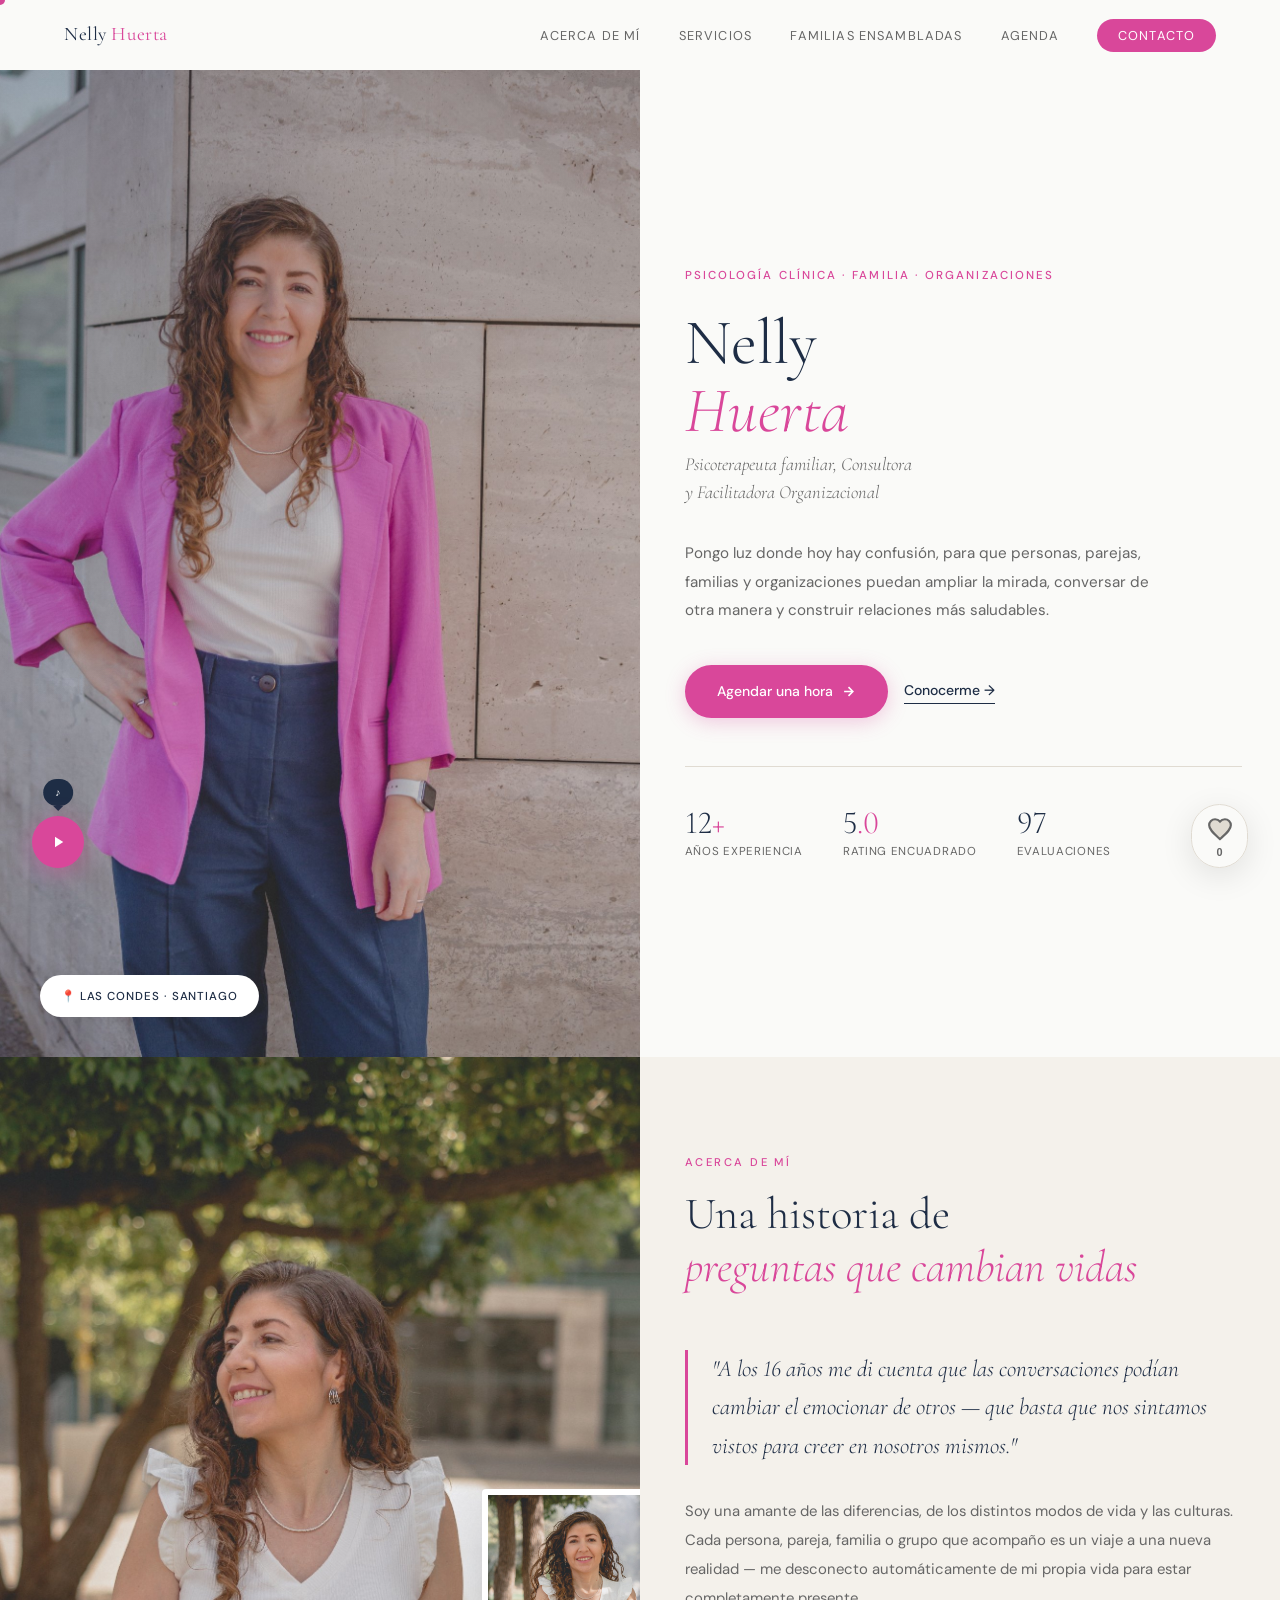
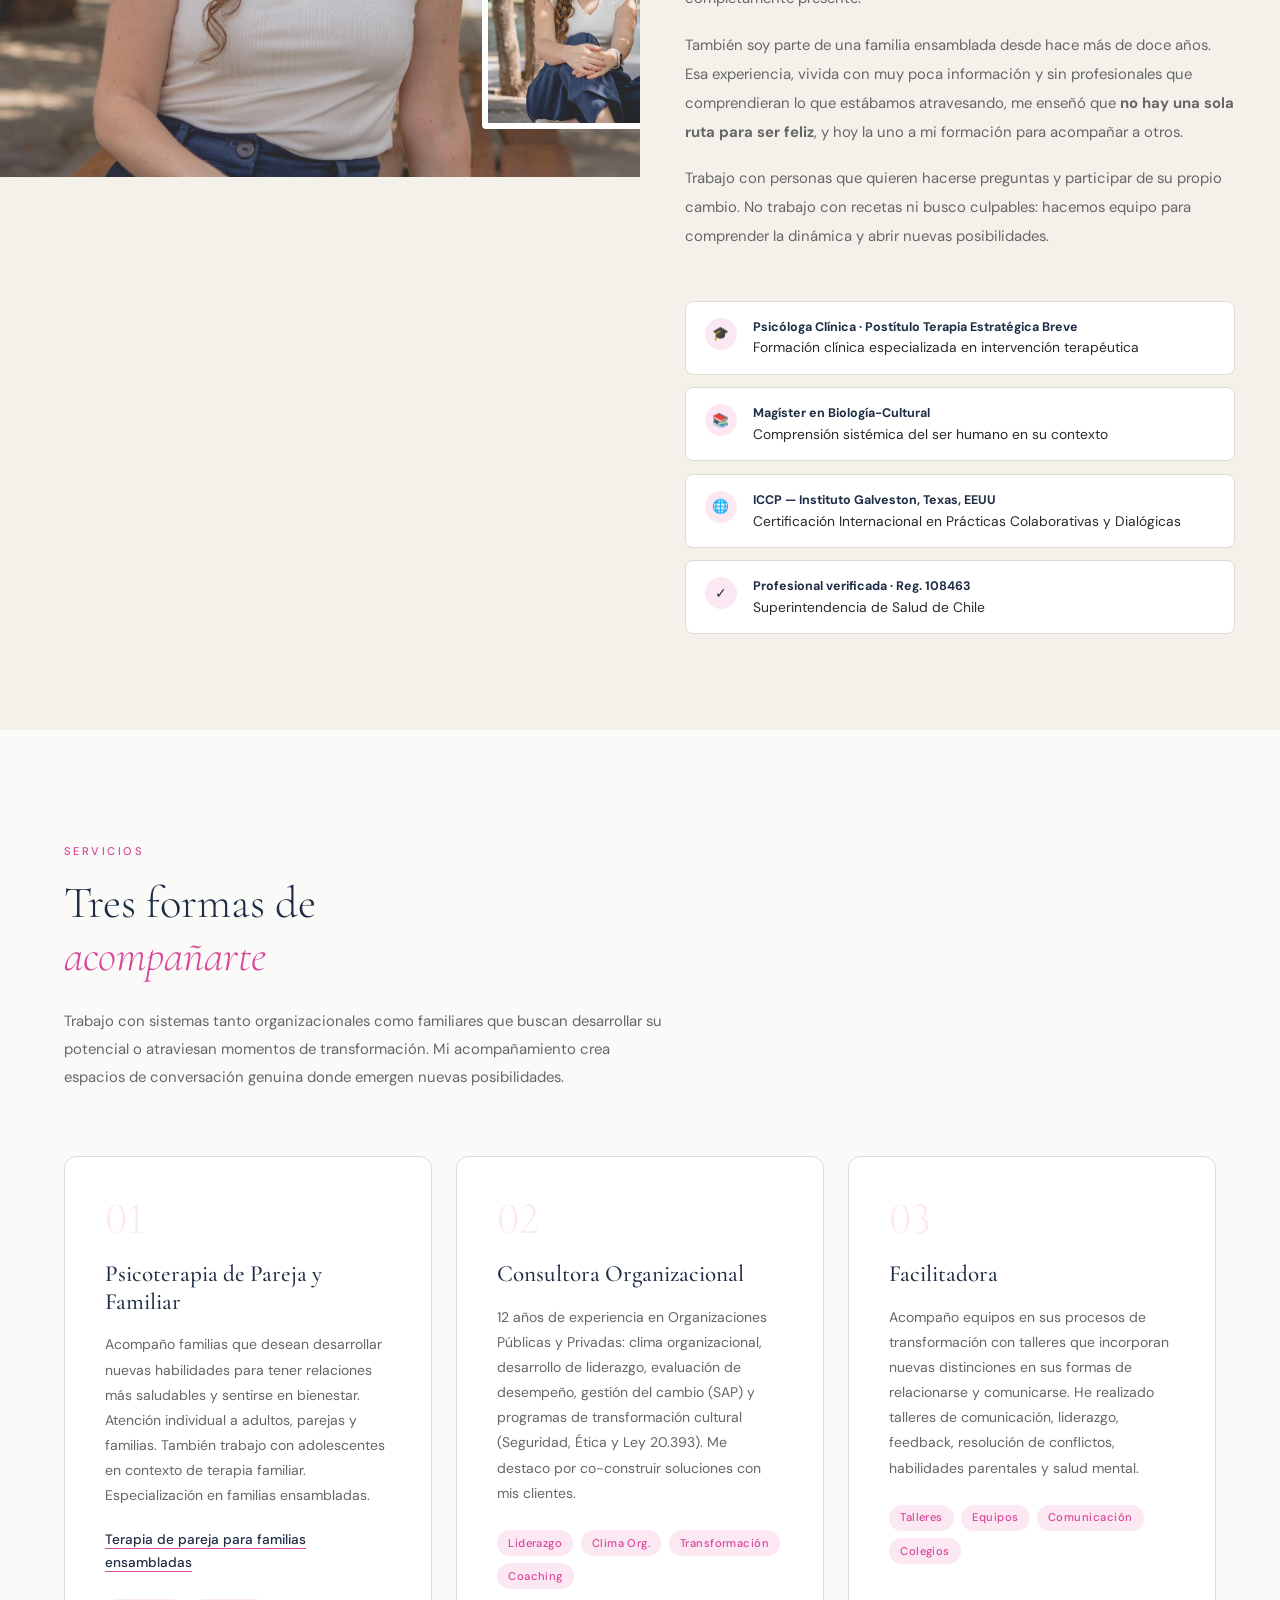
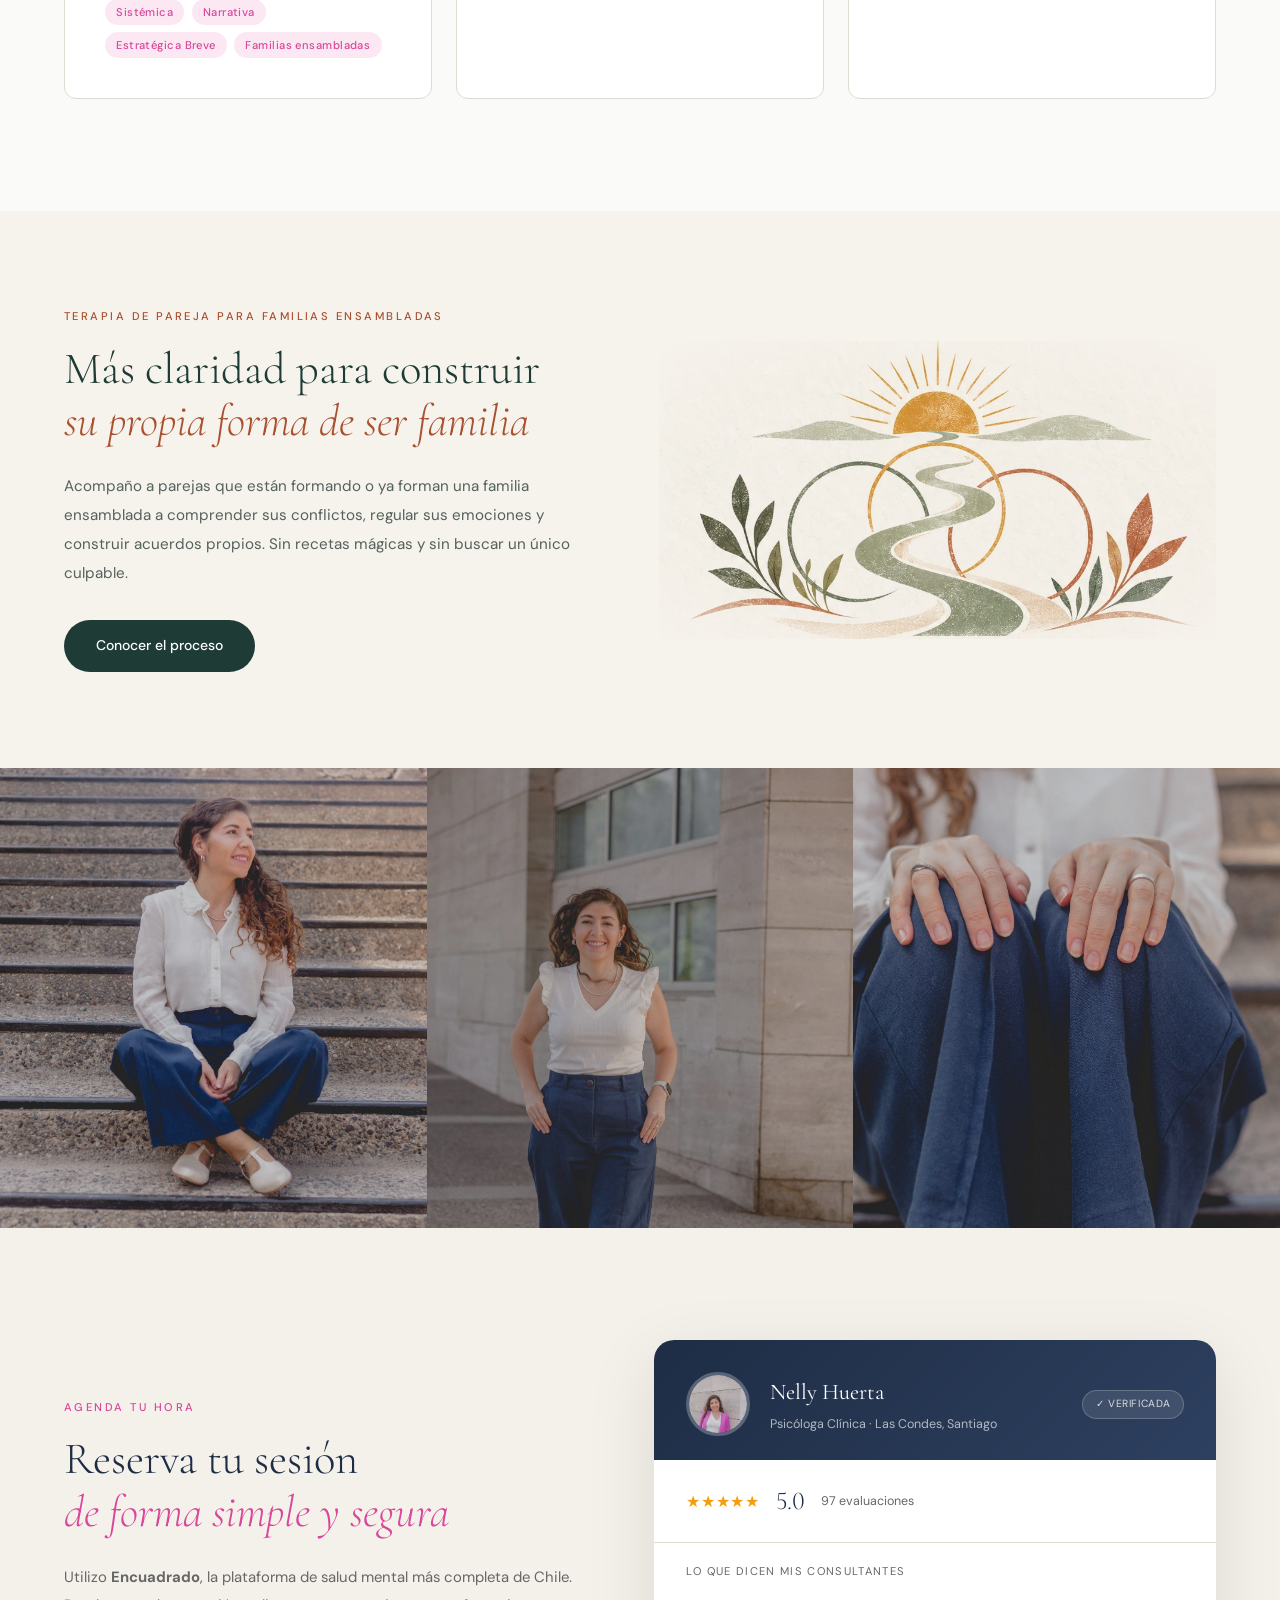
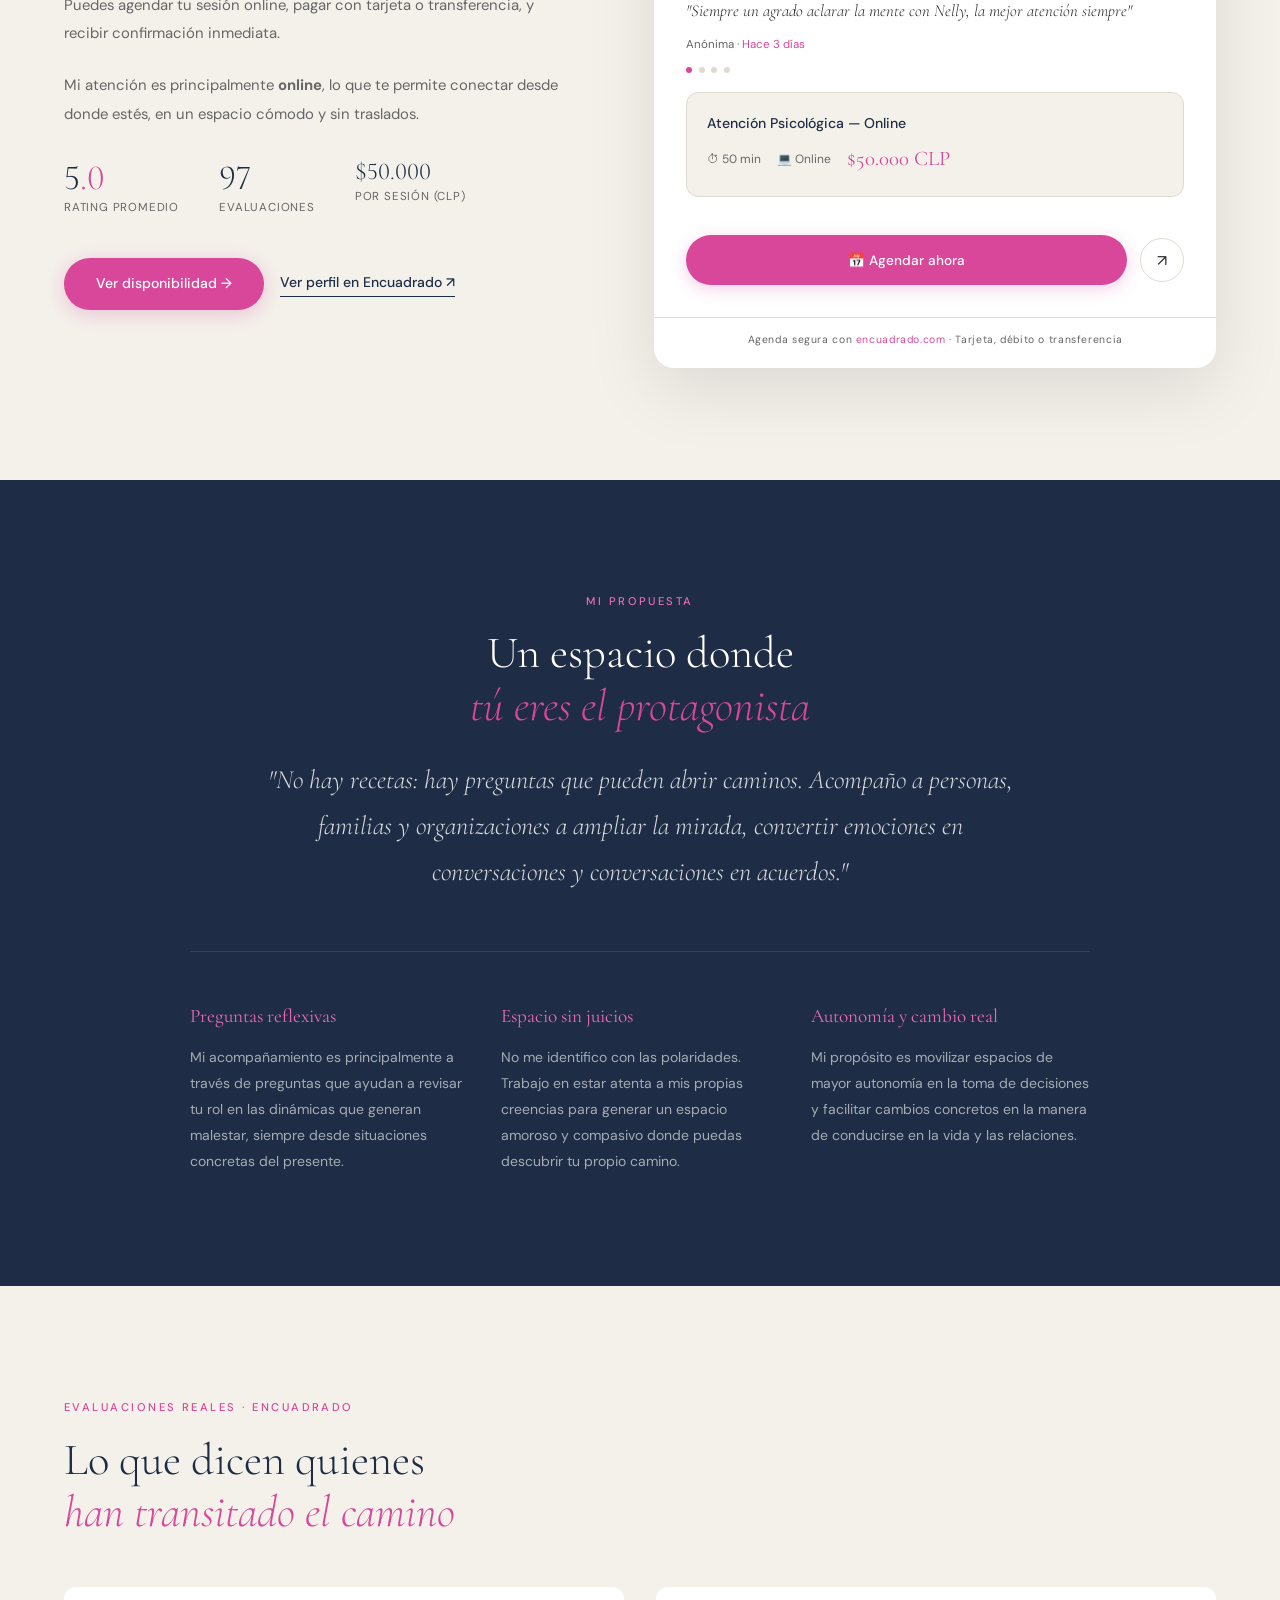
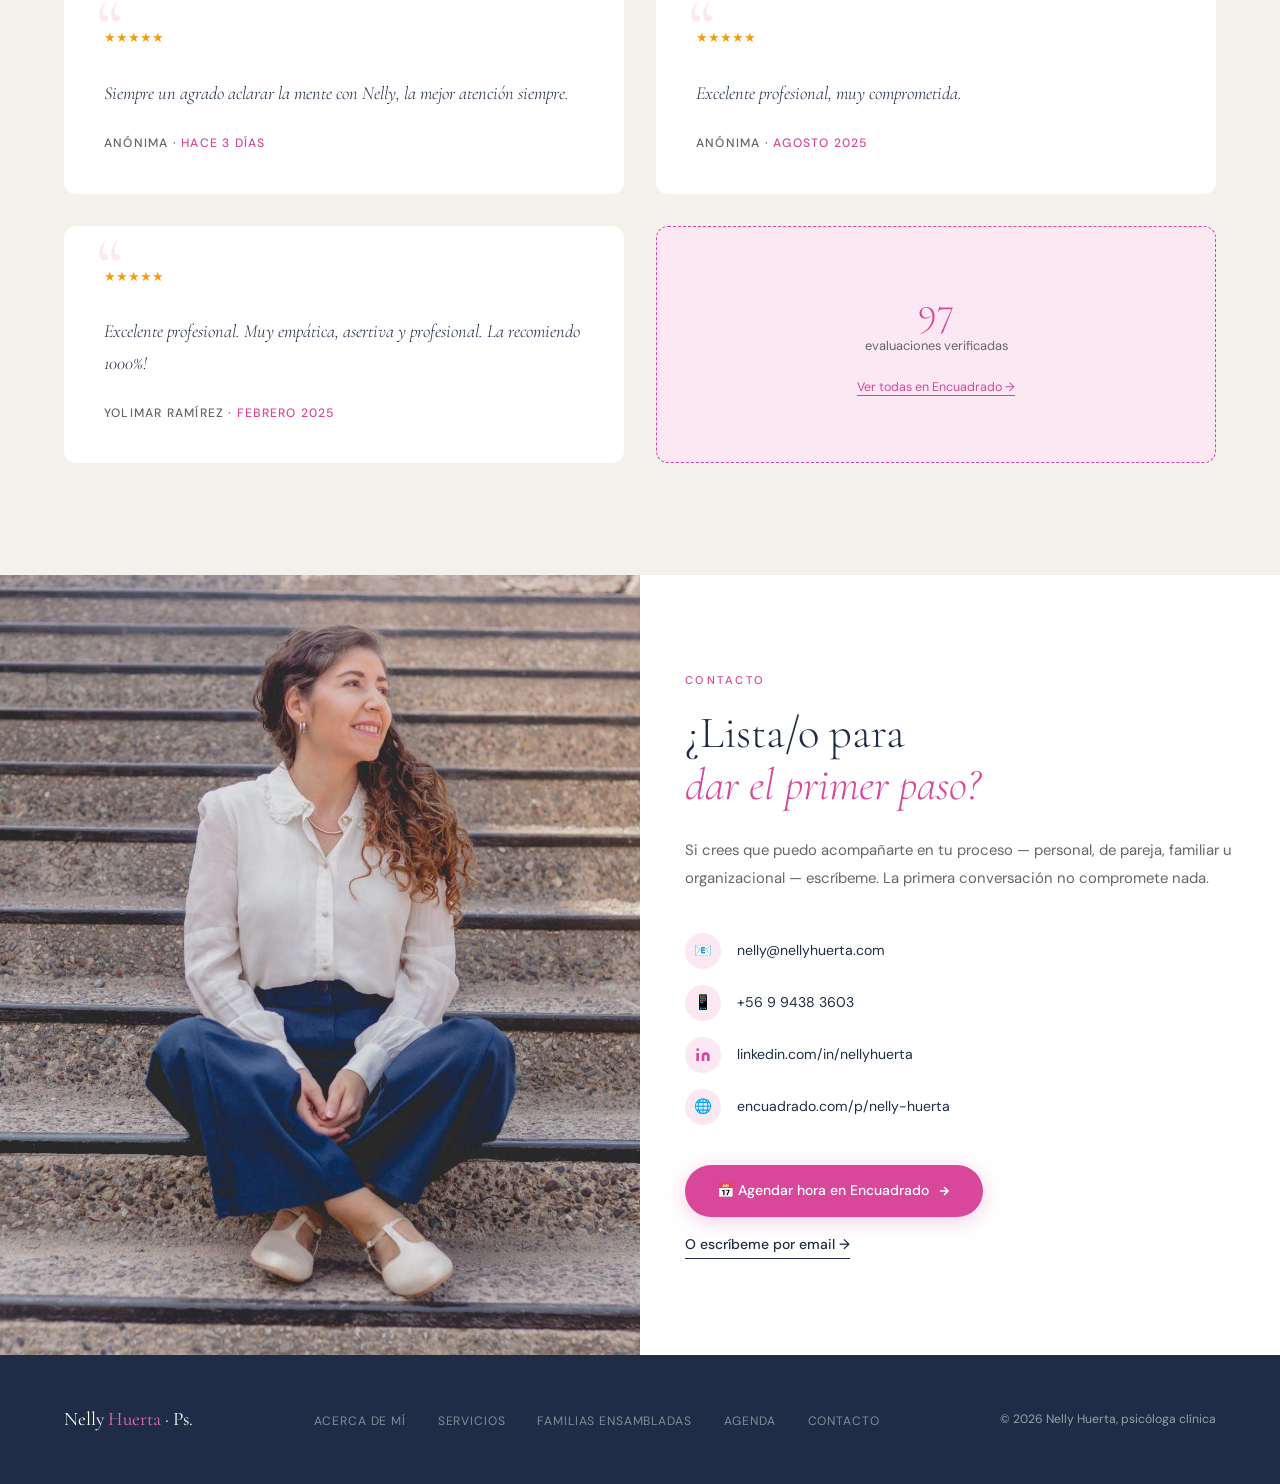
<file: index.html>
<!DOCTYPE html>
<html lang="es">
<head>
  <meta charset="UTF-8">
  <meta name="viewport" content="width=device-width, initial-scale=1.0">
  <title>Nelly Huerta | Psicóloga Clínica · Las Condes, Santiago</title>
  <meta name="description" content="Psicoterapeuta familiar, Consultora y Facilitadora Organizacional. Atención individual, parejas y familias. Agenda tu hora en Encuadrado.">
  <meta name="keywords" content="psicóloga, psicoterapia, pareja, familia, Santiago, Las Condes, terapia familiar, consultoría organizacional">

  <!-- Favicon desde nellyhuerta.com (Wix) -->
  <link rel="icon" sizes="192x192" href="https://static.wixstatic.com/media/7f3243_43928709c72d4750ae893903965c1ee2~mv2.png/v1/fill/w_192,h_192,lg_1,usm_0.66_1.00_0.01/7f3243_43928709c72d4750ae893903965c1ee2~mv2.png" type="image/png">
  <link rel="shortcut icon" href="https://static.wixstatic.com/media/7f3243_43928709c72d4750ae893903965c1ee2~mv2.png/v1/fill/w_32,h_32,lg_1,usm_0.66_1.00_0.01/7f3243_43928709c72d4750ae893903965c1ee2~mv2.png" type="image/png">
  <link rel="apple-touch-icon" href="https://static.wixstatic.com/media/7f3243_43928709c72d4750ae893903965c1ee2~mv2.png/v1/fill/w_180,h_180,lg_1,usm_0.66_1.00_0.01/7f3243_43928709c72d4750ae893903965c1ee2~mv2.png" type="image/png">

  <!-- Open Graph -->
  <meta property="og:title" content="Nelly Huerta | Psicóloga Clínica">
  <meta property="og:description" content="Psicoterapeuta familiar y Consultora Organizacional. 5.0 ★ en Encuadrado · 97 evaluaciones.">
  <meta property="og:type" content="website">
  <meta property="og:url" content="https://www.nellyhuerta.com">

  <!-- Fuentes -->
  <link rel="preconnect" href="https://fonts.googleapis.com">
  <link rel="preconnect" href="https://fonts.gstatic.com" crossorigin>
  <link href="https://fonts.googleapis.com/css2?family=Cormorant+Garamond:ital,wght@0,300;0,400;0,500;0,600;1,300;1,400&family=DM+Sans:ital,opsz,wght@0,9..40,300;0,9..40,400;0,9..40,500;1,9..40,300&display=swap" rel="stylesheet">

  <!-- CSS -->
  <link rel="stylesheet" href="css/style.css">
</head>
<body>

  <!-- CURSOR -->
  <div id="cursor"></div>

  <!-- ═══ NAVEGACIÓN ═══ -->
  <nav id="nav">
    <a href="#hero" class="nav-logo">Nelly <span>Huerta</span></a>
    <ul class="nav-links">
      <li><a href="#acerca">Acerca de mí</a></li>
      <li><a href="#servicios">Servicios</a></li>
      <li><a href="blendedfamilies.html">Familias ensambladas</a></li>
      <li><a href="#encuadrado-section">Agenda</a></li>
      <li><a href="#contacto" class="nav-cta">Contacto</a></li>
    </ul>
    <button class="hamburger" id="hamburger" aria-label="Abrir menú">
      <span></span><span></span><span></span>
    </button>
  </nav>

  <!-- Menú móvil -->
  <div class="mobile-menu" id="mobileMenu">
    <a href="#acerca"             onclick="closeMobile()">Acerca de mí</a>
    <a href="#servicios"          onclick="closeMobile()">Servicios</a>
    <a href="blendedfamilies.html">Familias ensambladas</a>
    <a href="#encuadrado-section" onclick="closeMobile()">Agenda tu hora</a>
    <a href="#contacto"           onclick="closeMobile()" style="color:var(--fucsia);font-weight:500;">Contacto</a>
  </div>

  <!-- ═══ HERO ═══ -->
  <section id="hero">
    <div class="hero-imagen">
      <img src="images/RETRATO_EXPRESS_NELLY_EN26-7.jpg"
           alt="Nelly Huerta, Psicóloga Clínica"
           loading="eager">
      <div class="hero-overlay"></div>

      <!-- Badge ubicación -->
      <div class="hero-badge">📍 Las Condes · Santiago</div>

      <!-- Badge Encuadrado flotante con hover tooltip -->
      <div class="enc-preview-trigger">
        <a href="https://encuadrado.com/p/nelly-huerta"
           target="_blank" rel="noopener"
           class="hero-encuadrado-badge">
          <div>
            <div class="hero-enc-stars">★★★★★</div>
            <div class="hero-enc-info">
              <strong>5.0 · 97 evaluaciones</strong>
              Profesional verificada
            </div>
            <div class="hero-enc-logo">encuadrado</div>
          </div>
        </a>
        <!-- Tooltip preview -->
        <div class="enc-preview-tooltip">
          <div class="enc-tooltip-header">
            <div class="enc-tooltip-avatar">
              <img src="images/RETRATO_EXPRESS_NELLY_EN26.jpg" alt="Nelly Huerta">
            </div>
            <div>
              <div class="enc-tooltip-name">Nelly Huerta</div>
              <div class="enc-tooltip-sub">Psicóloga Clínica · Las Condes</div>
            </div>
          </div>
          <div class="enc-tooltip-body">
            <div class="enc-tooltip-rating">
              <span class="enc-tooltip-stars">★★★★★</span>
              <span class="enc-tooltip-num">5.0</span>
              <span class="enc-tooltip-reviews">97 evaluaciones</span>
            </div>
            <blockquote class="enc-tooltip-quote">
              "Siempre un agrado aclarar la mente con Nelly, la mejor atención siempre"
            </blockquote>
            <div class="enc-tooltip-service">
              <span class="enc-tooltip-service-name">Atención Psicológica · Online</span>
              <span class="enc-tooltip-price">$50.000 CLP</span>
            </div>
          </div>
          <div class="enc-tooltip-footer">
            <a href="https://encuadrado.com/p/nelly-huerta"
               target="_blank" class="enc-tooltip-cta">
              Agendar hora →
            </a>
          </div>
        </div>
      </div>
    </div>

    <div class="hero-texto">
      <span class="hero-eyebrow">Psicología clínica · Familia · Organizaciones</span>
      <h1 class="hero-titulo">
        Nelly<br><em>Huerta</em>
      </h1>
      <p class="hero-subtitulo">
        Psicoterapeuta familiar, Consultora<br>y Facilitadora Organizacional
      </p>
      <p class="hero-descripcion">
        Pongo luz donde hoy hay confusión, para que personas, parejas, familias y organizaciones puedan ampliar la mirada, conversar de otra manera y construir relaciones más saludables.
      </p>
      <div class="hero-acciones">
        <a href="https://encuadrado.com/p/nelly-huerta"
           target="_blank" rel="noopener"
           class="btn-primary">
          Agendar una hora
          <svg width="15" height="15" viewBox="0 0 24 24" fill="none" stroke="currentColor" stroke-width="2.5"><path d="M5 12h14M12 5l7 7-7 7"/></svg>
        </a>
        <a href="#acerca" class="btn-secondary">Conocerme →</a>
      </div>
      <div class="hero-datos">
        <div>
          <div class="hero-dato-numero">12<span>+</span></div>
          <div class="hero-dato-label">años experiencia</div>
        </div>
        <div>
          <div class="hero-dato-numero">5<span>.0</span></div>
          <div class="hero-dato-label">rating Encuadrado</div>
        </div>
        <div>
          <div class="hero-dato-numero">97</div>
          <div class="hero-dato-label">evaluaciones</div>
        </div>
      </div>
    </div>
  </section>

  <!-- ═══ ACERCA DE MÍ ═══ -->
  <section id="acerca">
    <div class="acerca-imagenes">
      <img src="images/RETRATO_EXPRESS_NELLY_EN26-24.jpg" alt="Nelly Huerta">
      <div class="acerca-foto-mini">
        <img src="images/RETRATO_EXPRESS_NELLY_EN26-37.jpg" alt="Nelly Huerta">
      </div>
    </div>
    <div class="acerca-texto">
      <span class="seccion-eyebrow">Acerca de mí</span>
      <h2 class="seccion-titulo">Una historia de<br><em>preguntas que cambian vidas</em></h2>

      <blockquote class="acerca-cita">
        "A los 16 años me di cuenta que las conversaciones podían cambiar el emocionar de otros — que basta que nos sintamos vistos para creer en nosotros mismos."
      </blockquote>

      <p>Soy una amante de las diferencias, de los distintos modos de vida y las culturas. Cada persona, pareja, familia o grupo que acompaño es un viaje a una nueva realidad — me desconecto automáticamente de mi propia vida para estar completamente presente.</p>

      <p>También soy parte de una familia ensamblada desde hace más de doce años. Esa experiencia, vivida con muy poca información y sin profesionales que comprendieran lo que estábamos atravesando, me enseñó que <strong>no hay una sola ruta para ser feliz</strong>, y hoy la uno a mi formación para acompañar a otros.</p>

      <p>Trabajo con personas que quieren hacerse preguntas y participar de su propio cambio. No trabajo con recetas ni busco culpables: hacemos equipo para comprender la dinámica y abrir nuevas posibilidades.</p>

      <div class="credenciales">
        <div class="credencial reveal">
          <div class="credencial-icono">🎓</div>
          <div class="credencial-texto">
            <strong>Psicóloga Clínica · Postítulo Terapia Estratégica Breve</strong>
            Formación clínica especializada en intervención terapéutica
          </div>
        </div>
        <div class="credencial reveal">
          <div class="credencial-icono">📚</div>
          <div class="credencial-texto">
            <strong>Magíster en Biología-Cultural</strong>
            Comprensión sistémica del ser humano en su contexto
          </div>
        </div>
        <div class="credencial reveal">
          <div class="credencial-icono">🌐</div>
          <div class="credencial-texto">
            <strong>ICCP — Instituto Galveston, Texas, EEUU</strong>
            Certificación Internacional en Prácticas Colaborativas y Dialógicas
          </div>
        </div>
        <div class="credencial reveal">
          <div class="credencial-icono">✓</div>
          <div class="credencial-texto">
            <strong>Profesional verificada · Reg. 108463</strong>
            Superintendencia de Salud de Chile
          </div>
        </div>
      </div>
    </div>
  </section>

  <!-- ═══ SERVICIOS ═══ -->
  <section id="servicios">
    <div class="servicios-intro reveal">
      <span class="seccion-eyebrow">Servicios</span>
      <h2 class="seccion-titulo">Tres formas de<br><em>acompañarte</em></h2>
      <p>Trabajo con sistemas tanto organizacionales como familiares que buscan desarrollar su potencial o atraviesan momentos de transformación. Mi acompañamiento crea espacios de conversación genuina donde emergen nuevas posibilidades.</p>
    </div>
    <div class="servicios-grid">
      <div class="servicio-card reveal">
        <div class="servicio-numero">01</div>
        <h3 class="servicio-titulo">Psicoterapia de Pareja y Familiar</h3>
        <p class="servicio-texto">Acompaño familias que desean desarrollar nuevas habilidades para tener relaciones más saludables y sentirse en bienestar. Atención individual a adultos, parejas y familias. También trabajo con adolescentes en contexto de terapia familiar. Especialización en familias ensambladas.</p>
        <a href="blendedfamilies.html" class="servicio-link">Terapia de pareja para familias ensambladas</a>
        <div class="servicio-tags">
          <span class="tag">Sistémica</span>
          <span class="tag">Narrativa</span>
          <span class="tag">Estratégica Breve</span>
          <span class="tag">Familias ensambladas</span>
        </div>
      </div>
      <div class="servicio-card reveal">
        <div class="servicio-numero">02</div>
        <h3 class="servicio-titulo">Consultora Organizacional</h3>
        <p class="servicio-texto">12 años de experiencia en Organizaciones Públicas y Privadas: clima organizacional, desarrollo de liderazgo, evaluación de desempeño, gestión del cambio (SAP) y programas de transformación cultural (Seguridad, Ética y Ley 20.393). Me destaco por co-construir soluciones con mis clientes.</p>
        <div class="servicio-tags">
          <span class="tag">Liderazgo</span>
          <span class="tag">Clima Org.</span>
          <span class="tag">Transformación</span>
          <span class="tag">Coaching</span>
        </div>
      </div>
      <div class="servicio-card reveal">
        <div class="servicio-numero">03</div>
        <h3 class="servicio-titulo">Facilitadora</h3>
        <p class="servicio-texto">Acompaño equipos en sus procesos de transformación con talleres que incorporan nuevas distinciones en sus formas de relacionarse y comunicarse. He realizado talleres de comunicación, liderazgo, feedback, resolución de conflictos, habilidades parentales y salud mental.</p>
        <div class="servicio-tags">
          <span class="tag">Talleres</span>
          <span class="tag">Equipos</span>
          <span class="tag">Comunicación</span>
          <span class="tag">Colegios</span>
        </div>
      </div>
    </div>
  </section>

  <!-- ═══ FAMILIAS ENSAMBLADAS (subsitio) ═══ -->
  <section id="ensambladas" aria-labelledby="titulo-ensambladas">
    <div class="ens-texto">
      <span class="seccion-eyebrow">Terapia de pareja para familias ensambladas</span>
      <h2 class="seccion-titulo" id="titulo-ensambladas">Más claridad para construir<br><em>su propia forma de ser familia</em></h2>
      <p>Acompaño a parejas que están formando o ya forman una familia ensamblada a comprender sus conflictos, regular sus emociones y construir acuerdos propios. Sin recetas mágicas y sin buscar un único culpable.</p>
      <a href="blendedfamilies.html" class="btn-primary">Conocer el proceso</a>
    </div>
    <img class="ens-ilustracion" src="images/narrativa/amanecer-camino.webp" width="935" height="500" loading="lazy"
         alt="Ilustración de un camino sinuoso que atraviesa tres círculos entrelazados hacia un sol que amanece.">
  </section>

  <!-- ═══ FRANJA DE FOTOS ═══ -->
  <div id="franja">
    <div class="franja-foto">
      <img src="images/RETRATO_EXPRESS_NELLY_EN26-44.jpg" alt="Nelly Huerta">
    </div>
    <div class="franja-foto">
      <img src="images/RETRATO_EXPRESS_NELLY_EN26-14.jpg" alt="Nelly Huerta">
    </div>
    <div class="franja-foto">
      <img src="images/RETRATO_EXPRESS_NELLY_EN26-54.jpg" alt="Nelly Huerta">
    </div>
  </div>

  <!-- ═══ ENCUADRADO — AGENDA ═══ -->
  <section id="encuadrado-section">
    <div class="enc-layout">

      <!-- Texto izquierdo -->
      <div class="enc-left">
        <span class="seccion-eyebrow">Agenda tu hora</span>
        <h2 class="seccion-titulo">Reserva tu sesión<br><em>de forma simple y segura</em></h2>
        <p>
          Utilizo <strong>Encuadrado</strong>, la plataforma de salud mental más completa de Chile. Puedes agendar tu sesión online, pagar con tarjeta o transferencia, y recibir confirmación inmediata.
        </p>
        <p>
          Mi atención es principalmente <strong>online</strong>, lo que te permite conectar desde donde estés, en un espacio cómodo y sin traslados.
        </p>
        <div class="enc-stats">
          <div>
            <div class="enc-stat-num">5<span>.0</span></div>
            <div class="enc-stat-label">Rating promedio</div>
          </div>
          <div>
            <div class="enc-stat-num">97</div>
            <div class="enc-stat-label">Evaluaciones</div>
          </div>
          <div>
            <div class="enc-stat-num" style="font-size:1.5rem;">$50.000</div>
            <div class="enc-stat-label">Por sesión (CLP)</div>
          </div>
        </div>

        <div style="margin-top:2.5rem; display:flex; gap:1rem; flex-wrap:wrap; align-items:center;">
          <a href="https://encuadrado.com/p/nelly-huerta"
             target="_blank" rel="noopener"
             class="btn-primary">
            Ver disponibilidad →
          </a>
          <!-- Hover preview también en botón -->
          <div class="enc-preview-trigger">
            <a href="https://encuadrado.com/p/nelly-huerta"
               target="_blank" rel="noopener"
               class="btn-secondary">
              Ver perfil en Encuadrado ↗
            </a>
            <div class="enc-preview-tooltip" style="bottom:auto;top:calc(100% + 12px);">
              <div class="enc-tooltip-header">
                <div class="enc-tooltip-avatar">
                  <img src="images/RETRATO_EXPRESS_NELLY_EN26.jpg" alt="Nelly Huerta">
                </div>
                <div>
                  <div class="enc-tooltip-name">Nelly Huerta</div>
                  <div class="enc-tooltip-sub">Psicóloga Clínica · Las Condes</div>
                </div>
              </div>
              <div class="enc-tooltip-body">
                <div class="enc-tooltip-rating">
                  <span class="enc-tooltip-stars">★★★★★</span>
                  <span class="enc-tooltip-num">5.0</span>
                  <span class="enc-tooltip-reviews">97 evaluaciones</span>
                </div>
                <blockquote class="enc-tooltip-quote">
                  "Excelente profesional. Muy empática, asertiva y profesional. La recomiendo 1000%!"
                </blockquote>
                <div class="enc-tooltip-service">
                  <span class="enc-tooltip-service-name">Atención Online</span>
                  <span class="enc-tooltip-price">$50.000 CLP</span>
                </div>
              </div>
              <div class="enc-tooltip-footer">
                <a href="https://encuadrado.com/p/nelly-huerta"
                   target="_blank" class="enc-tooltip-cta">
                  Agendar hora →
                </a>
              </div>
            </div>
          </div>
        </div>
      </div>

      <!-- Tarjeta Encuadrado -->
      <div class="enc-card reveal">
        <div class="enc-card-header">
          <div class="enc-avatar">
            <img src="images/RETRATO_EXPRESS_NELLY_EN26.jpg" alt="Nelly Huerta">
          </div>
          <div>
            <div class="enc-prof-name">Nelly Huerta</div>
            <div class="enc-prof-titulo">Psicóloga Clínica · Las Condes, Santiago</div>
          </div>
          <div class="enc-verified">✓ Verificada</div>
        </div>

        <div class="enc-card-rating">
          <span class="enc-stars">★★★★★</span>
          <span class="enc-rating-num">5.0</span>
          <span class="enc-rating-count">97 evaluaciones</span>
        </div>

        <div class="enc-reviews">
          <p class="enc-reviews-title">Lo que dicen mis consultantes</p>
          <div id="encReviewSlides"><!-- JS injection --></div>
          <div id="encReviewDots" class="enc-review-dots"></div>
        </div>

        <div class="enc-card-service">
          <div class="enc-service-name">Atención Psicológica — Online</div>
          <div class="enc-service-meta">
            <span class="enc-service-detail">⏱ 50 min</span>
            <span class="enc-service-detail">💻 Online</span>
            <span class="enc-service-price">$50.000 CLP</span>
          </div>
        </div>

        <div class="enc-card-footer">
          <a href="https://encuadrado.com/p/nelly-huerta"
             target="_blank" rel="noopener"
             class="enc-btn-agendar">
            📅 Agendar ahora
          </a>
          <a href="https://encuadrado.com/p/nelly-huerta"
             target="_blank" rel="noopener"
             class="enc-btn-ver"
             title="Ver perfil completo">↗</a>
        </div>
        <div class="enc-powered">
          Agenda segura con <a href="https://encuadrado.com" target="_blank" rel="noopener">encuadrado.com</a>
          · Tarjeta, débito o transferencia
        </div>
      </div>
    </div>
  </section>

  <!-- ═══ MI ENFOQUE ═══ -->
  <section id="enfoque">
    <div class="enfoque-inner">
      <span class="seccion-eyebrow">Mi propuesta</span>
      <h2 class="seccion-titulo">Un espacio donde<br><em>tú eres el protagonista</em></h2>
      <p class="enfoque-texto">
        "No hay recetas: hay preguntas que pueden abrir caminos. Acompaño a personas, familias y organizaciones a ampliar la mirada, convertir emociones en conversaciones y conversaciones en acuerdos."
      </p>
      <div class="enfoque-pilares">
        <div class="reveal">
          <p class="pilar-titulo">Preguntas reflexivas</p>
          <p class="pilar-texto">Mi acompañamiento es principalmente a través de preguntas que ayudan a revisar tu rol en las dinámicas que generan malestar, siempre desde situaciones concretas del presente.</p>
        </div>
        <div class="reveal">
          <p class="pilar-titulo">Espacio sin juicios</p>
          <p class="pilar-texto">No me identifico con las polaridades. Trabajo en estar atenta a mis propias creencias para generar un espacio amoroso y compasivo donde puedas descubrir tu propio camino.</p>
        </div>
        <div class="reveal">
          <p class="pilar-titulo">Autonomía y cambio real</p>
          <p class="pilar-texto">Mi propósito es movilizar espacios de mayor autonomía en la toma de decisiones y facilitar cambios concretos en la manera de conducirse en la vida y las relaciones.</p>
        </div>
      </div>
    </div>
  </section>

  <!-- ═══ TESTIMONIOS ═══ -->
  <section id="testimonios">
    <span class="seccion-eyebrow">Evaluaciones reales · Encuadrado</span>
    <h2 class="seccion-titulo">Lo que dicen quienes<br><em>han transitado el camino</em></h2>
    <div class="testimonios-grid">
      <div class="testimonio reveal">
        <div class="testimonio-stars">★★★★★</div>
        <p class="testimonio-texto">Siempre un agrado aclarar la mente con Nelly, la mejor atención siempre.</p>
        <p class="testimonio-autor">Anónima · <span>Hace 3 días</span></p>
      </div>
      <div class="testimonio reveal">
        <div class="testimonio-stars">★★★★★</div>
        <p class="testimonio-texto">Excelente profesional, muy comprometida.</p>
        <p class="testimonio-autor">Anónima · <span>Agosto 2025</span></p>
      </div>
      <div class="testimonio reveal">
        <div class="testimonio-stars">★★★★★</div>
        <p class="testimonio-texto">Excelente profesional. Muy empática, asertiva y profesional. La recomiendo 1000%!</p>
        <p class="testimonio-autor">Yolimar Ramírez · <span>Febrero 2025</span></p>
      </div>
      <div class="testimonio reveal" style="display:flex;align-items:center;justify-content:center;background:var(--fucsia-pale);border:1px dashed var(--fucsia);">
        <div style="text-align:center;padding:1rem;">
          <div style="font-family:'Cormorant Garamond',serif;font-size:2.5rem;font-weight:300;color:var(--fucsia);line-height:1;">97</div>
          <div style="font-size:0.8rem;color:var(--texto-suave);margin:0.3rem 0 1rem;">evaluaciones verificadas</div>
          <a href="https://encuadrado.com/p/nelly-huerta"
             target="_blank" rel="noopener"
             style="font-size:0.78rem;color:var(--fucsia);text-decoration:none;border-bottom:1px solid var(--fucsia);">
            Ver todas en Encuadrado →
          </a>
        </div>
      </div>
    </div>
  </section>

  <!-- ═══ CONTACTO ═══ -->
  <section id="contacto">
    <div class="contacto-imagen">
      <img src="images/RETRATO_EXPRESS_NELLY_EN26-44.jpg" alt="Nelly Huerta">
    </div>
    <div class="contacto-texto">
      <span class="seccion-eyebrow">Contacto</span>
      <h2 class="seccion-titulo">¿Lista/o para<br><em>dar el primer paso?</em></h2>
      <p>Si crees que puedo acompañarte en tu proceso — personal, de pareja, familiar u organizacional — escríbeme. La primera conversación no compromete nada.</p>

      <div class="contacto-info">
        <div class="contacto-item">
          <div class="contacto-icono">📧</div>
          <a href="#" data-email data-show-email>Cargando...</a>
        </div>
        <div class="contacto-item">
          <div class="contacto-icono">📱</div>
          <a href="tel:+56994383603">+56 9 9438 3603</a>
        </div>
        <div class="contacto-item">
          <div class="contacto-icono">
            <svg width="16" height="16" viewBox="0 0 24 24" fill="none" xmlns="http://www.w3.org/2000/svg">
              <path d="M16 8a6 6 0 0 1 6 6v7h-4v-7a2 2 0 0 0-2-2 2 2 0 0 0-2 2v7h-4v-7a6 6 0 0 1 6-6z" fill="#d9479a"/>
              <rect x="2" y="9" width="4" height="12" fill="#d9479a"/>
              <circle cx="4" cy="4" r="2" fill="#d9479a"/>
            </svg>
          </div>
          <a href="https://www.linkedin.com/in/nellyhuerta/" target="_blank" rel="noopener">linkedin.com/in/nellyhuerta</a>
        </div>
        <div class="contacto-item">
          <div class="contacto-icono">🌐</div>
          <a href="https://encuadrado.com/p/nelly-huerta" target="_blank" rel="noopener">
            encuadrado.com/p/nelly-huerta
          </a>
        </div>
      </div>

      <div class="contacto-acciones">
        <a href="https://encuadrado.com/p/nelly-huerta"
           target="_blank" rel="noopener"
           class="btn-primary" style="width:fit-content;">
          📅 Agendar hora en Encuadrado
          <svg width="14" height="14" viewBox="0 0 24 24" fill="none" stroke="currentColor" stroke-width="2.5"><path d="M5 12h14M12 5l7 7-7 7"/></svg>
        </a>
        <a href="#" id="agendarBtn" class="btn-secondary" style="width:fit-content;">
          O escríbeme por email →
        </a>
      </div>
    </div>
  </section>

  <!-- ═══ FOOTER ═══ -->
  <footer>
    <div class="footer-logo">Nelly <span>Huerta</span> · Ps.</div>
    <ul class="footer-links">
      <li><a href="#acerca">Acerca de mí</a></li>
      <li><a href="#servicios">Servicios</a></li>
      <li><a href="blendedfamilies.html">Familias ensambladas</a></li>
      <li><a href="#encuadrado-section">Agenda</a></li>
      <li><a href="#contacto">Contacto</a></li>
    </ul>
    <p>© 2026 Nelly Huerta, psicóloga clínica</p>
  </footer>

  <!-- ═══ MUSIC PLAYER — BOTÓN CIRCULAR FLOTANTE ═══ -->
  <div id="music-player">
    <span class="mp-hint" id="mpHint">♪</span>
    <button id="mp-toggle" aria-label="Reproducir / Pausar música">
      <svg id="mp-icon-play"  width="18" height="18" viewBox="0 0 24 24"><path d="M8 5v14l11-7z"/></svg>
      <svg id="mp-icon-pause" width="18" height="18" viewBox="0 0 24 24" style="display:none;"><path d="M6 19h4V5H6v14zm8-14v14h4V5h-4z"/></svg>
    </button>
    <audio id="bgAudio" loop preload="none">
      <source src="audio/tramayDesenlace.mp3" type="audio/mpeg">
    </audio>
  </div>

  <!-- ═══ BOTÓN CORAZÓN ═══ -->
  <button id="heart-btn" aria-label="Me gusta este sitio">
    <svg id="heart-icon" viewBox="0 0 24 24" xmlns="http://www.w3.org/2000/svg">
      <path d="M12 21.35l-1.45-1.32C5.4 15.36 2 12.28 2 8.5
               2 5.42 4.42 3 7.5 3c1.74 0 3.41.81 4.5 2.09
               C13.09 3.81 14.76 3 16.5 3
               19.58 3 22 5.42 22 8.5
               c0 3.78-3.4 6.86-8.55 11.54L12 21.35z"/>
    </svg>
    <span id="heart-count">0</span>
  </button>

  <!-- JS -->
  <script src="js/main.js"></script>

</body>
</html>
</file>
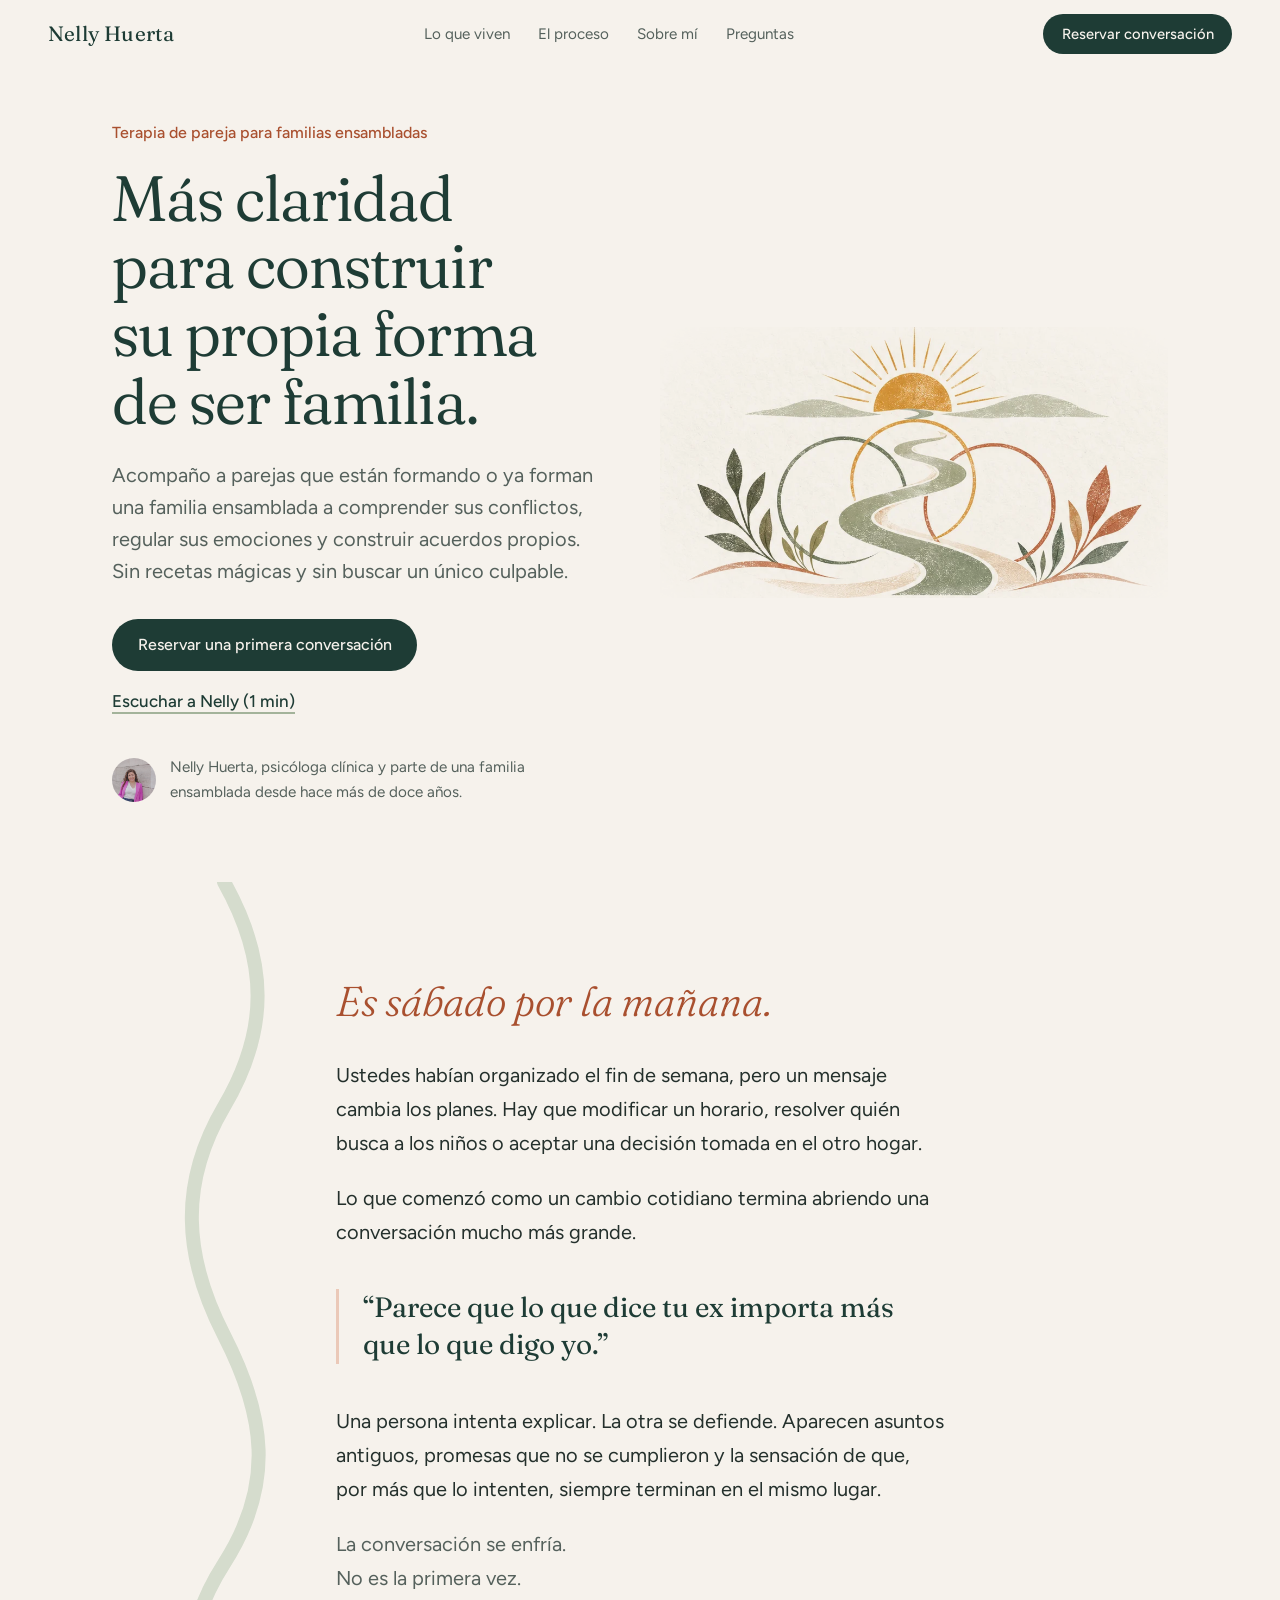
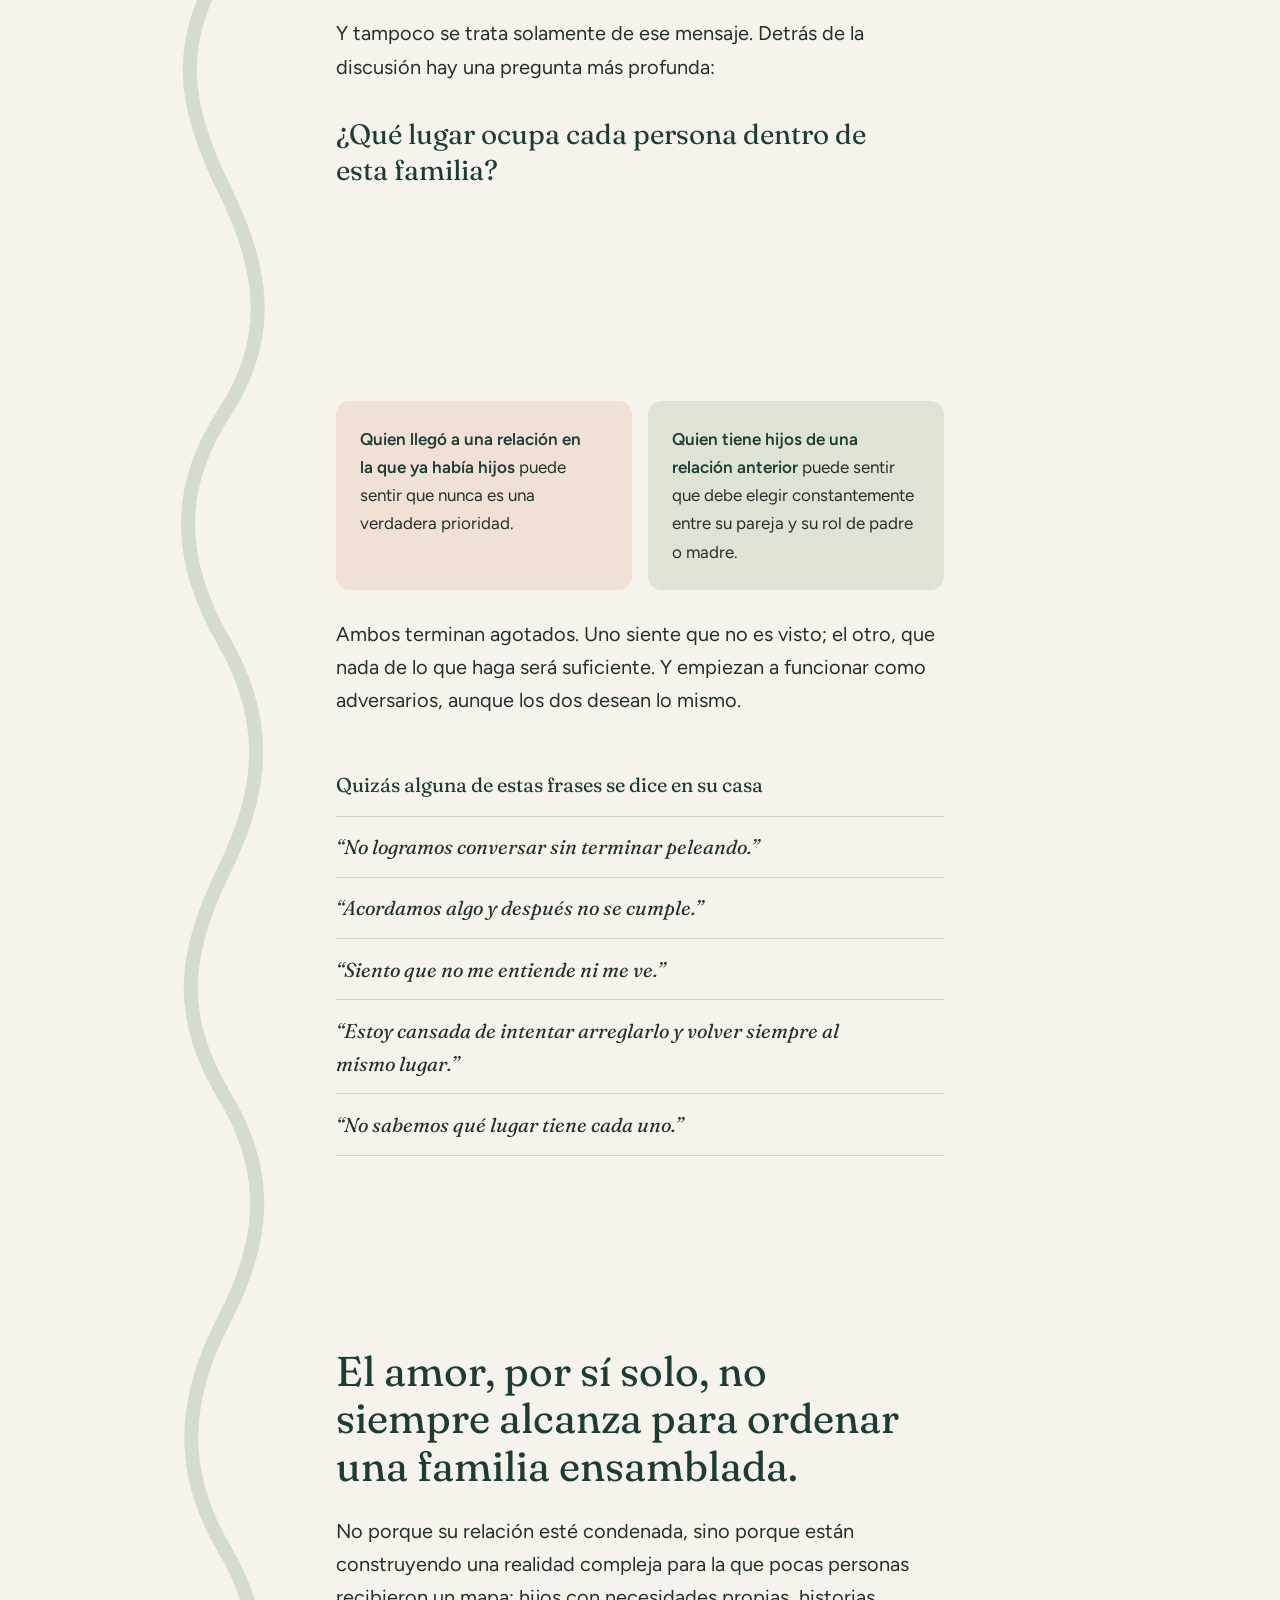
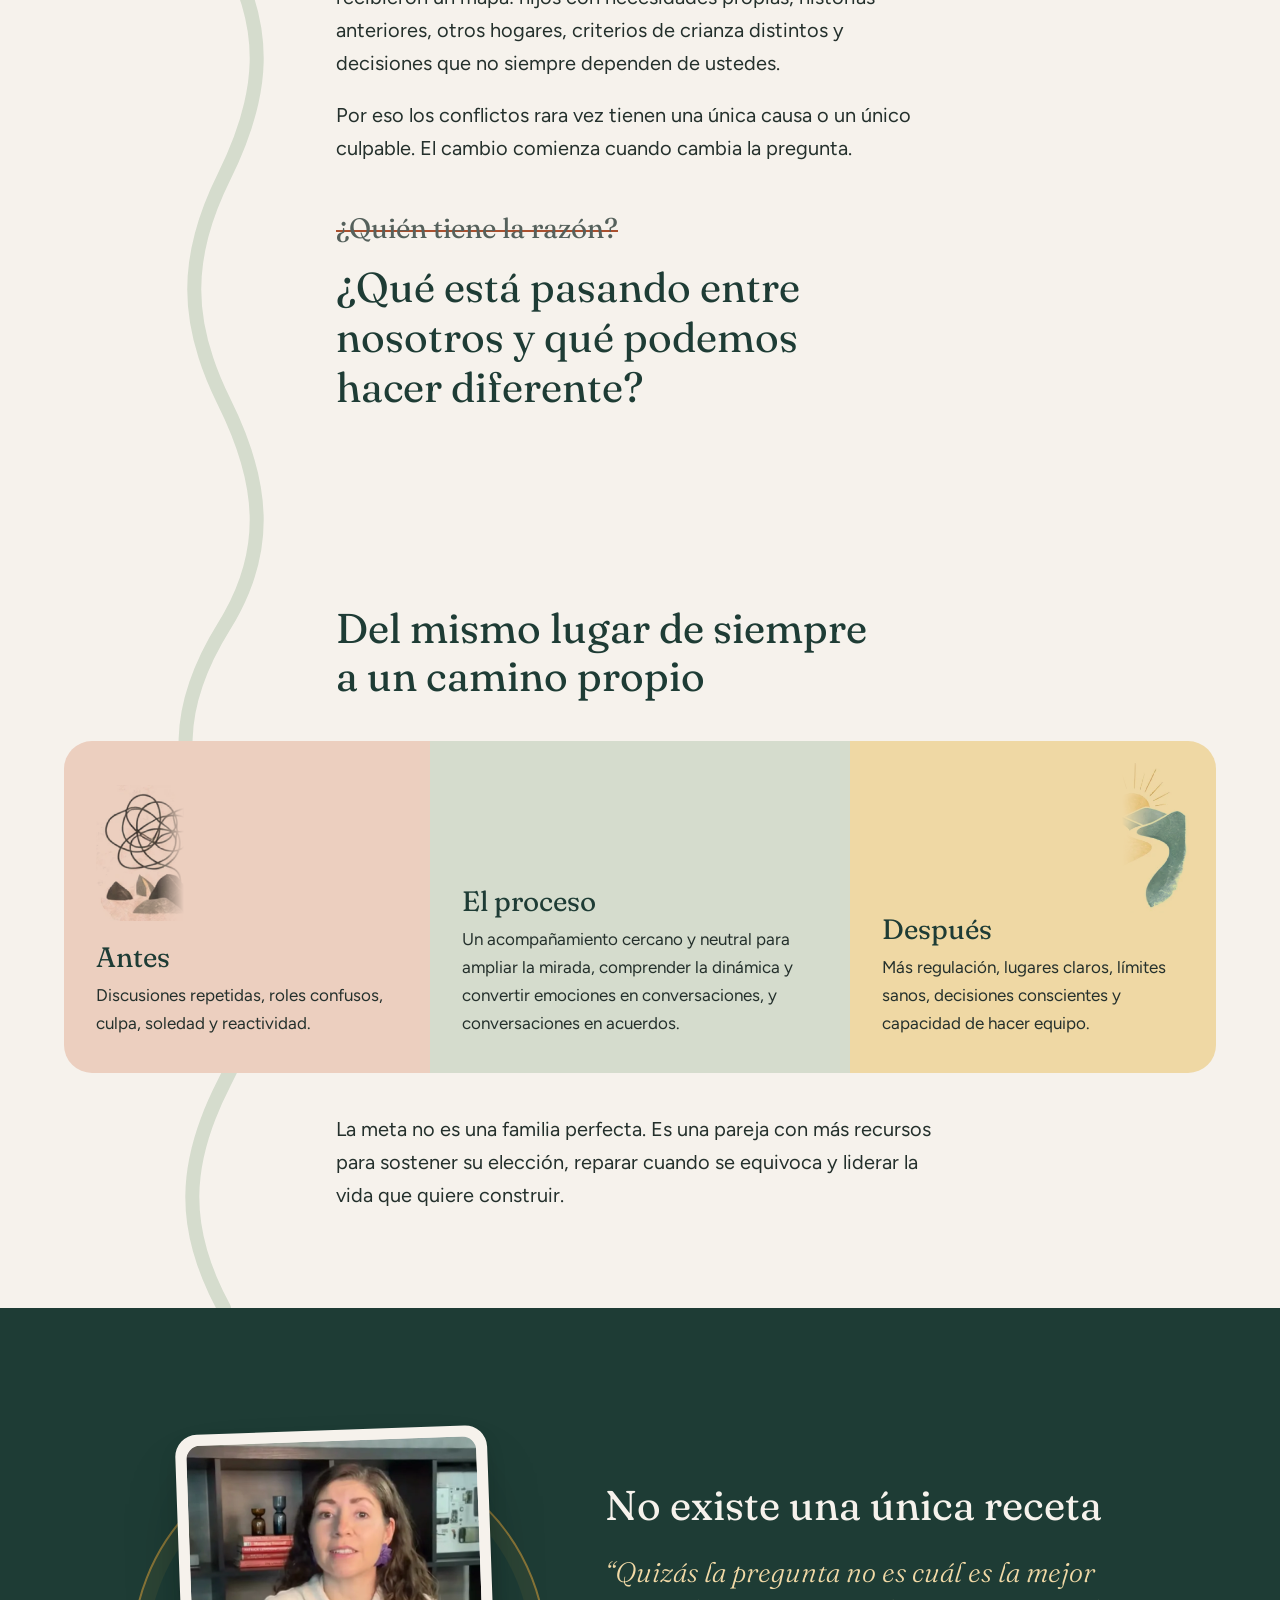
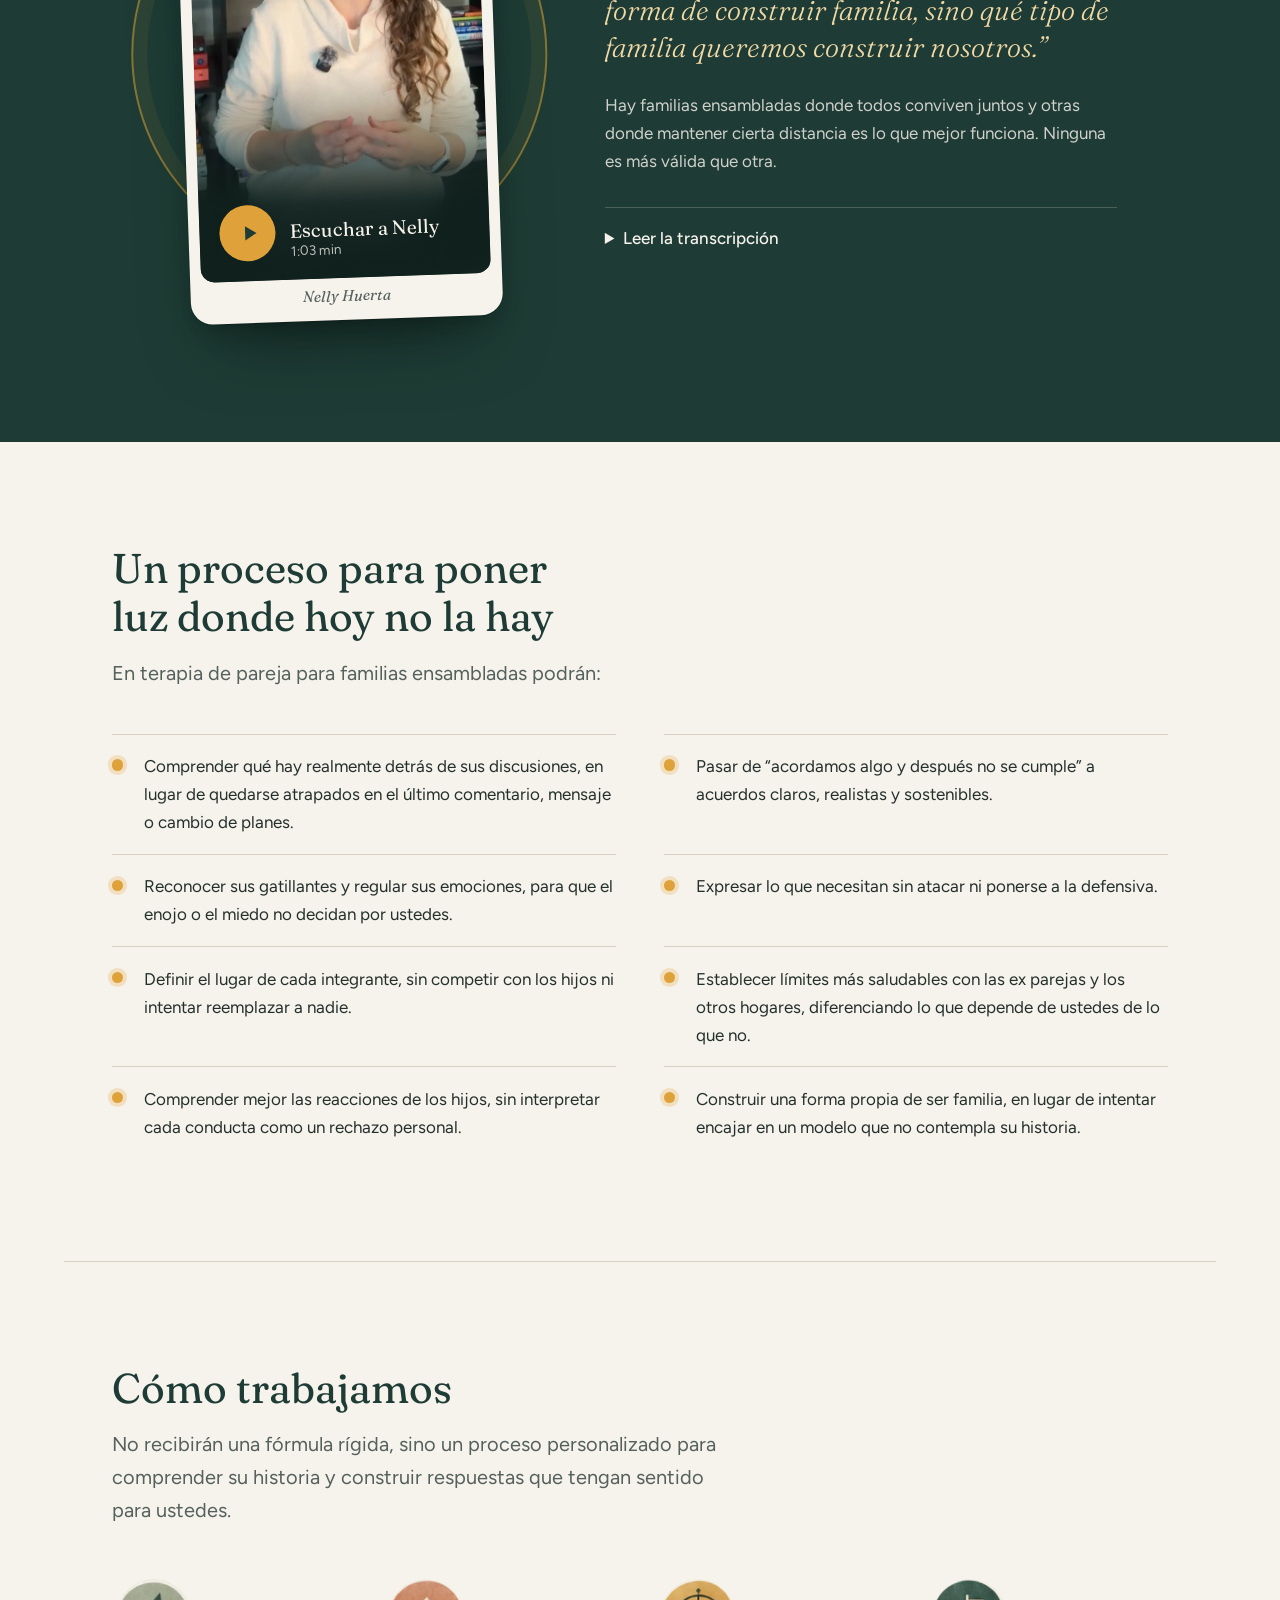
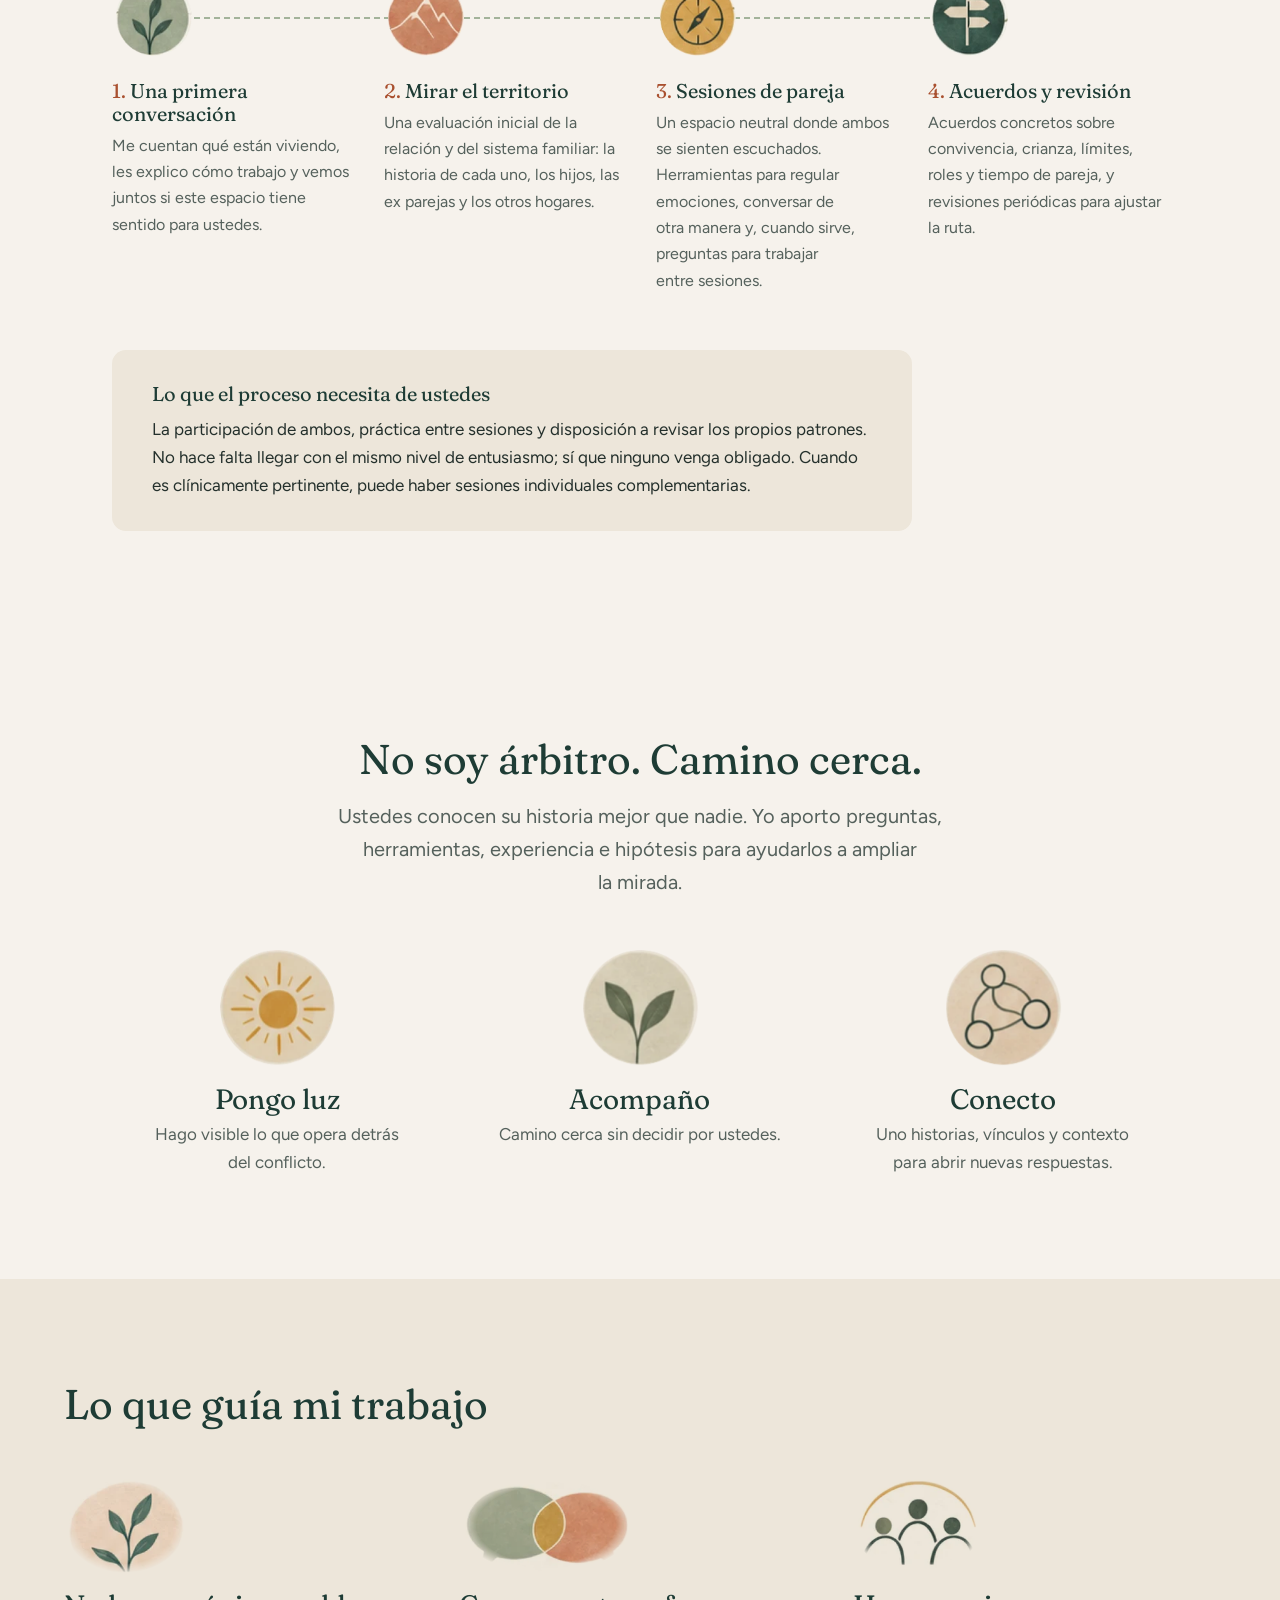
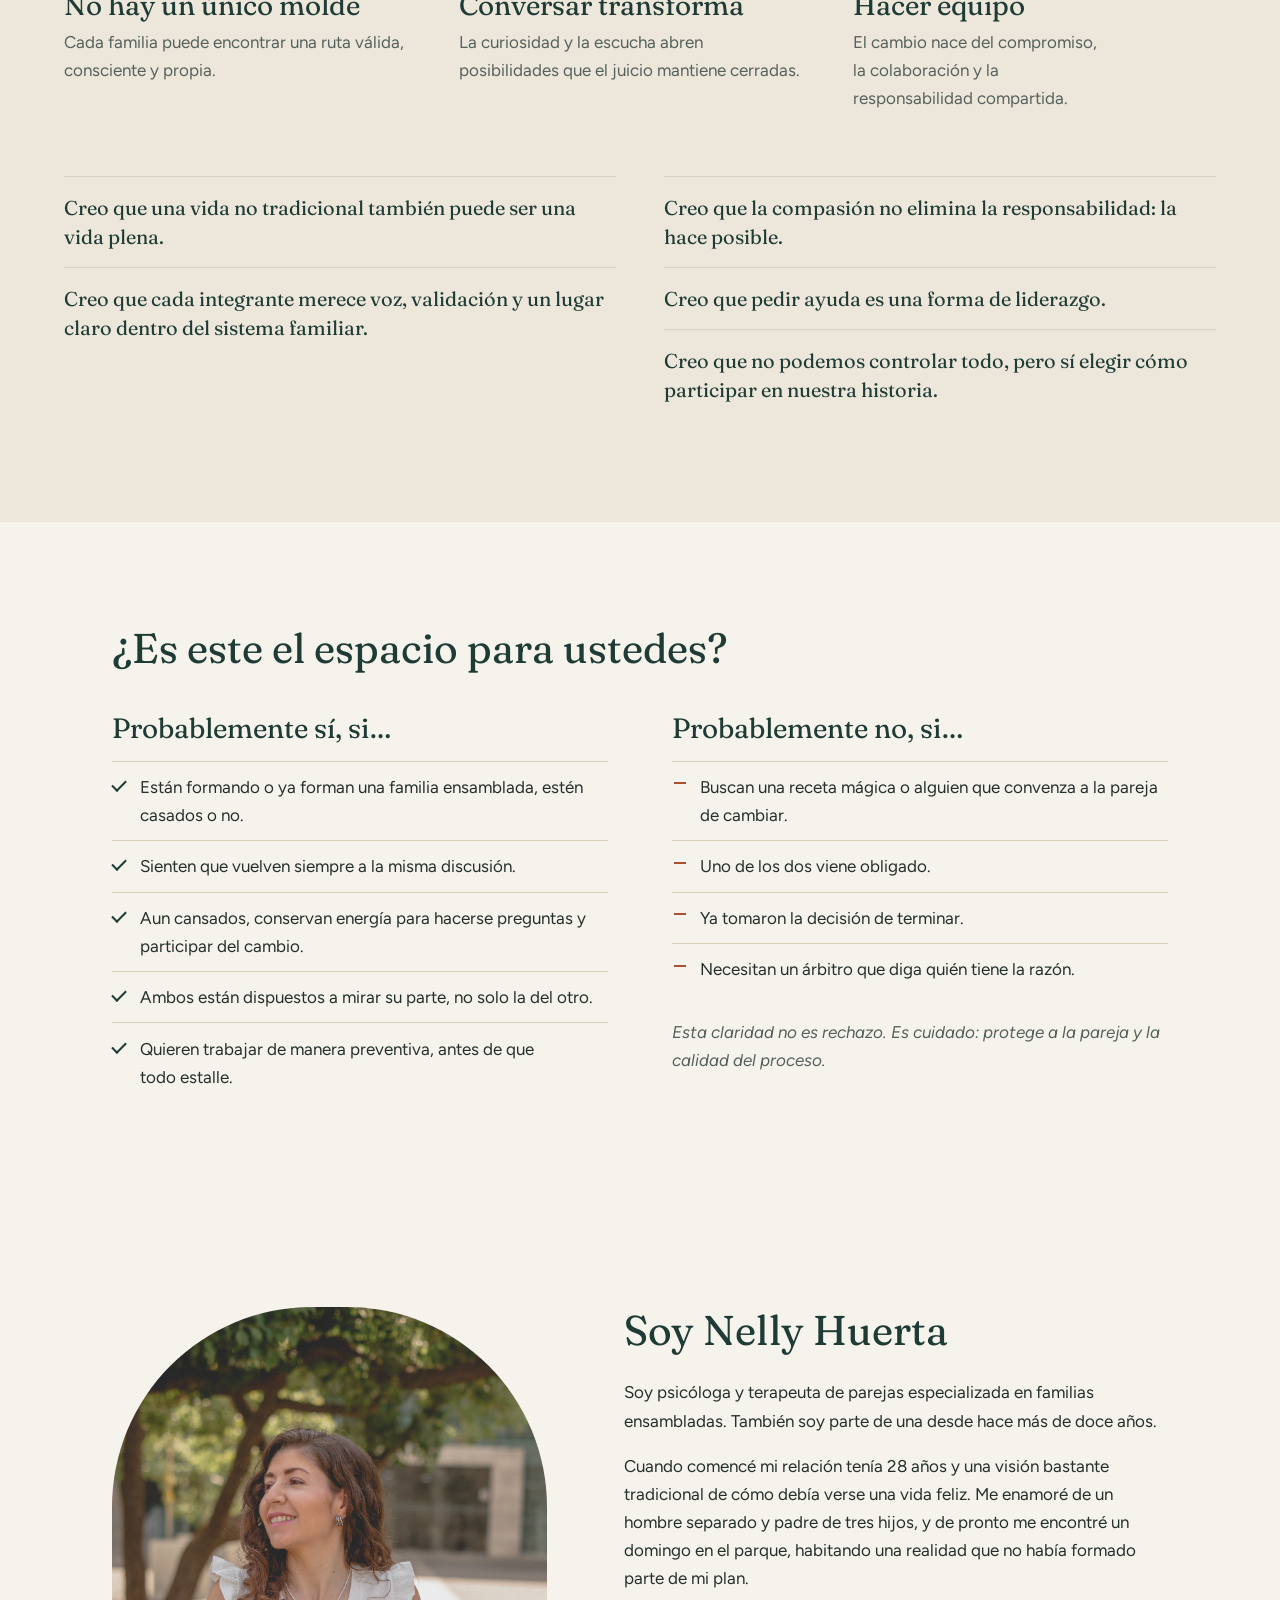
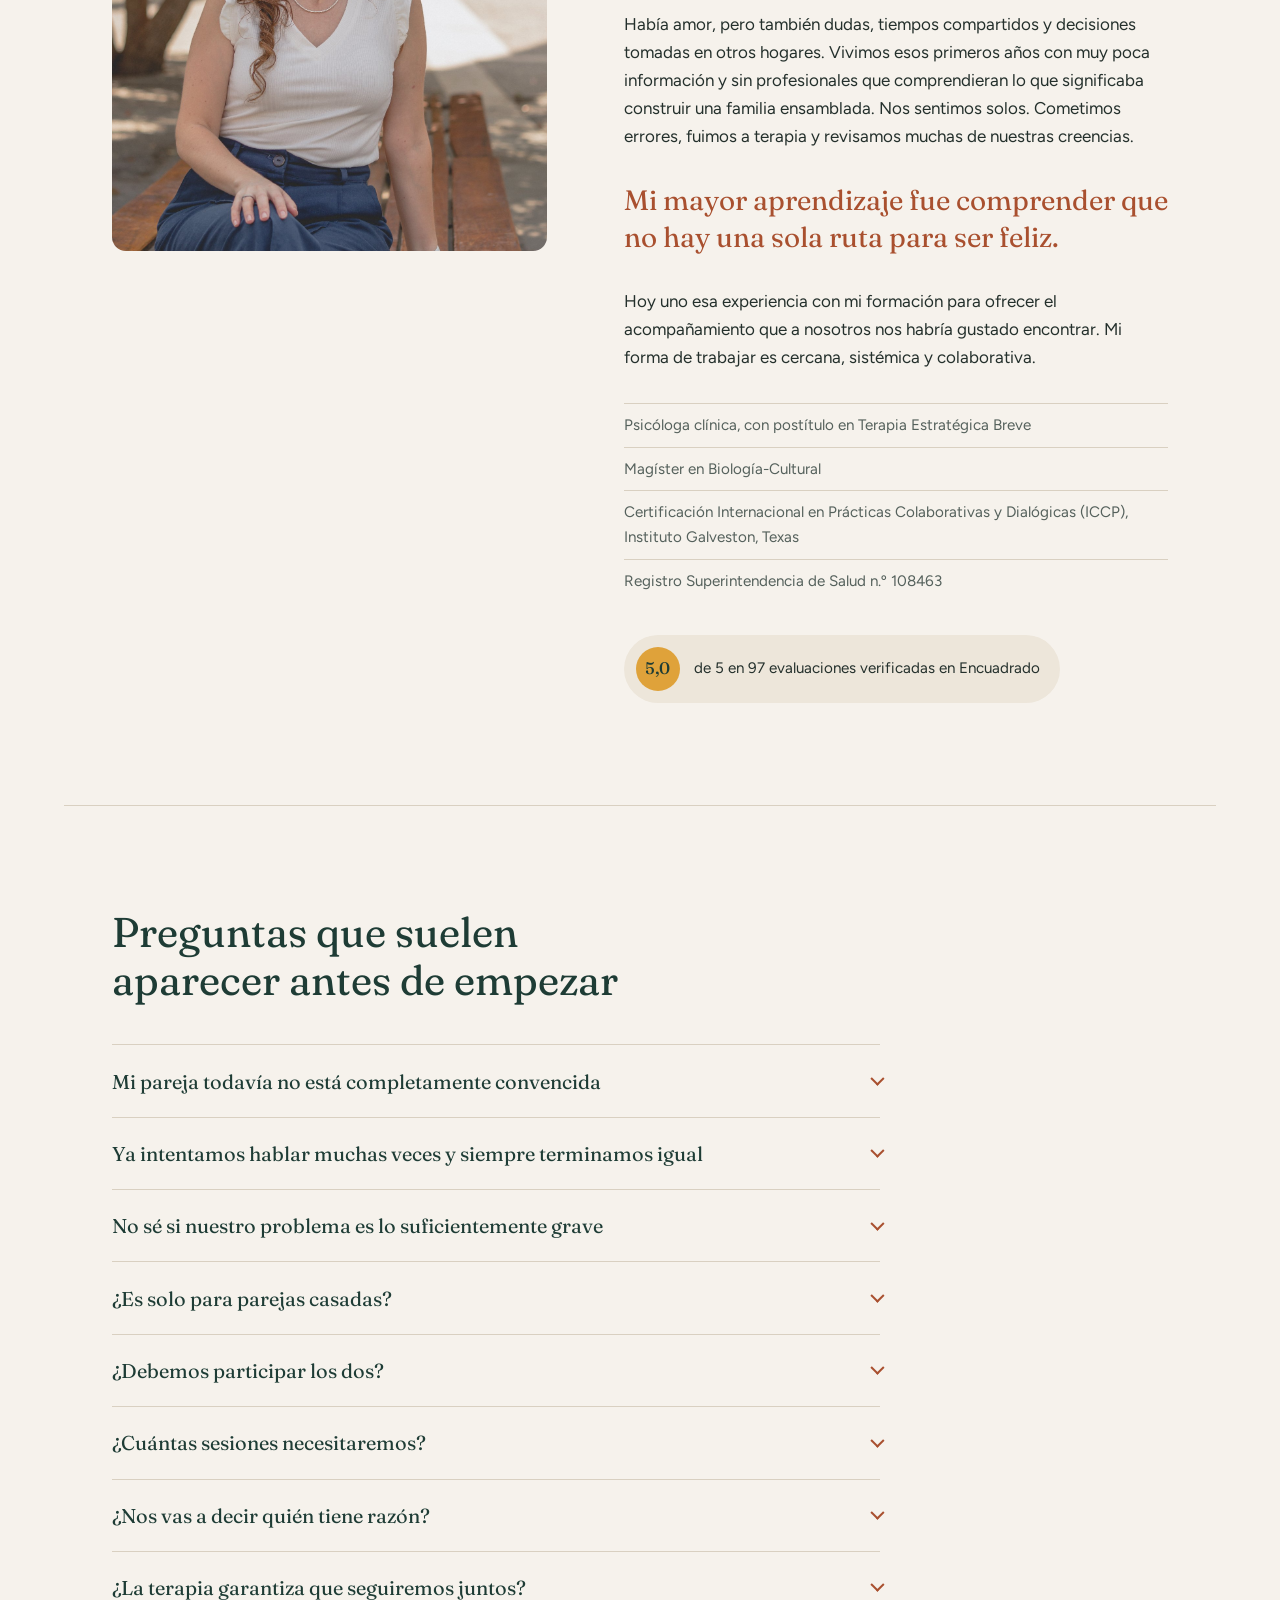
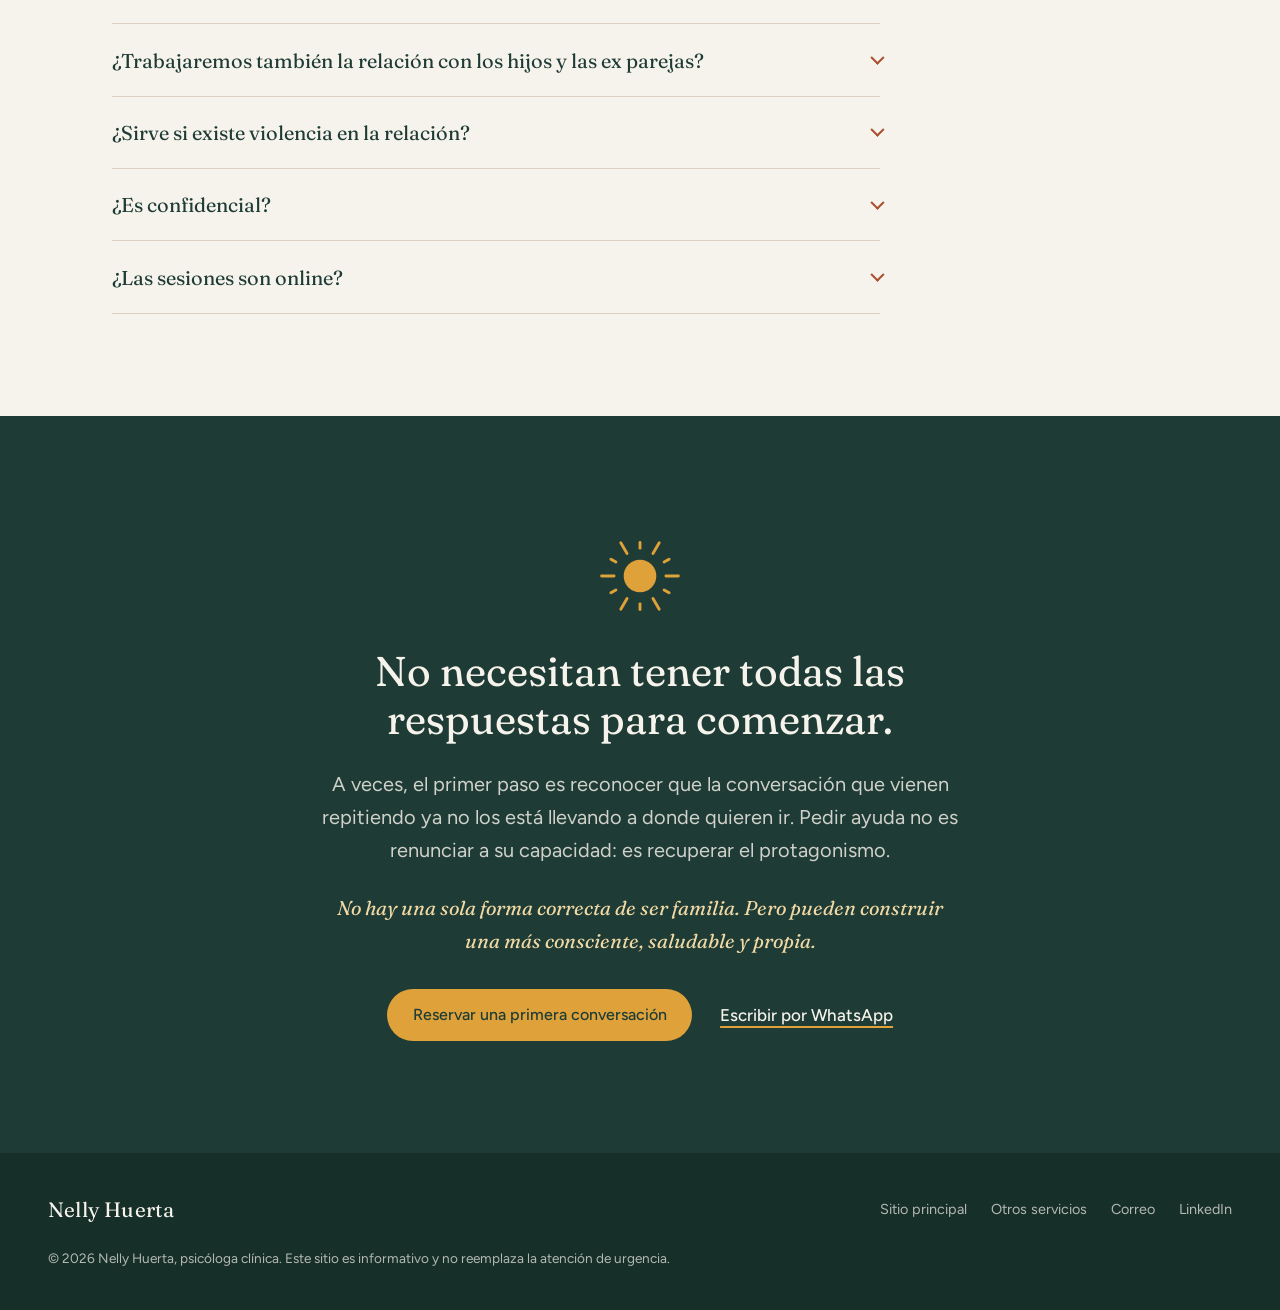
<file: blendedfamilies.html>
<!DOCTYPE html>
<html lang="es-CL">
<head>
  <meta charset="UTF-8">
  <meta name="viewport" content="width=device-width, initial-scale=1">
  <title>Terapia de pareja para familias ensambladas | Nelly Huerta</title>
  <meta name="description" content="Terapia de pareja para familias ensambladas con Nelly Huerta, psicóloga clínica. Comprender sus conflictos, regular emociones y construir acuerdos propios, sin recetas y sin buscar culpables.">
  <link rel="canonical" href="https://new.nellyhuerta.com/blendedfamilies.html">
  <meta name="theme-color" content="#1e3c35">

  <link rel="icon" sizes="192x192" href="https://static.wixstatic.com/media/7f3243_43928709c72d4750ae893903965c1ee2~mv2.png/v1/fill/w_192,h_192,lg_1,usm_0.66_1.00_0.01/7f3243_43928709c72d4750ae893903965c1ee2~mv2.png" type="image/png">
  <link rel="apple-touch-icon" href="https://static.wixstatic.com/media/7f3243_43928709c72d4750ae893903965c1ee2~mv2.png/v1/fill/w_180,h_180,lg_1,usm_0.66_1.00_0.01/7f3243_43928709c72d4750ae893903965c1ee2~mv2.png" type="image/png">

  <!-- Open Graph -->
  <meta property="og:type" content="website">
  <meta property="og:locale" content="es_CL">
  <meta property="og:title" content="Más claridad para construir su propia forma de ser familia">
  <meta property="og:description" content="Terapia de pareja para familias ensambladas con Nelly Huerta, psicóloga clínica y parte de una familia ensamblada desde hace más de doce años.">
  <meta property="og:url" content="https://new.nellyhuerta.com/blendedfamilies.html">
  <meta property="og:image" content="https://new.nellyhuerta.com/images/narrativa/og-familias.jpg">
  <meta name="twitter:card" content="summary_large_image">

  <!-- Fuentes -->
  <link rel="preconnect" href="https://fonts.googleapis.com">
  <link rel="preconnect" href="https://fonts.gstatic.com" crossorigin>
  <link href="https://fonts.googleapis.com/css2?family=Figtree:ital,wght@0,400;0,500;0,600;1,400&family=Fraunces:ital,opsz,wght,SOFT@0,9..144,300..600,50;1,9..144,300..500,50&display=swap" rel="stylesheet">

  <link rel="preload" as="image" href="images/narrativa/amanecer-camino.webp">
  <link rel="stylesheet" href="css/familias.css">

  <script type="application/ld+json">
  {
    "@context": "https://schema.org",
    "@graph": [
      {
        "@type": "ProfessionalService",
        "name": "Terapia de pareja para familias ensambladas — Nelly Huerta",
        "url": "https://new.nellyhuerta.com/blendedfamilies.html",
        "telephone": "+56994383603",
        "areaServed": "CL",
        "address": { "@type": "PostalAddress", "addressLocality": "Las Condes", "addressRegion": "Santiago", "addressCountry": "CL" },
        "founder": {
          "@type": "Person",
          "name": "Nelly Huerta",
          "jobTitle": "Psicóloga clínica y terapeuta de parejas",
          "sameAs": ["https://www.linkedin.com/in/nellyhuerta/", "https://encuadrado.com/p/nelly-huerta"]
        },
        "aggregateRating": { "@type": "AggregateRating", "ratingValue": "5.0", "reviewCount": "97" }
      },
      {
        "@type": "FAQPage",
        "mainEntity": [
          { "@type": "Question", "name": "¿Debemos participar los dos?", "acceptedAnswer": { "@type": "Answer", "text": "Sí. El trabajo de pareja necesita la participación de ambos. Pueden existir sesiones individuales complementarias, pero el foco principal está puesto en la relación." } },
          { "@type": "Question", "name": "¿Cuántas sesiones necesitaremos?", "acceptedAnswer": { "@type": "Answer", "text": "No existe una cantidad universal. Depende de la situación, los objetivos y el compromiso de la pareja. Después de la evaluación inicial podemos definir una ruta orientativa." } },
          { "@type": "Question", "name": "¿Nos vas a decir quién tiene razón?", "acceptedAnswer": { "@type": "Answer", "text": "No. Mi lugar no es el de árbitro. Vamos a comprender la dinámica, escuchar ambas perspectivas y construir opciones que respeten la historia y las necesidades de los dos." } },
          { "@type": "Question", "name": "¿La terapia garantiza que seguiremos juntos?", "acceptedAnswer": { "@type": "Answer", "text": "No sería responsable prometerlo. El proceso busca que puedan comprenderse, relacionarse de una manera más saludable y tomar decisiones conscientes." } }
        ]
      }
    ]
  }
  </script>
</head>
<body>

  <a class="skip" href="#contenido">Saltar al contenido</a>

  <!-- ═══ CABECERA ═══ -->
  <header class="cabecera" id="cabecera">
    <a href="index.html" class="marca" aria-label="Nelly Huerta, ir al sitio principal">Nelly Huerta</a>
    <nav aria-label="Secciones">
      <ul class="cabecera-links">
        <li><a href="#escena">Lo que viven</a></li>
        <li><a href="#proceso">El proceso</a></li>
        <li><a href="#nelly">Sobre mí</a></li>
        <li><a href="#preguntas">Preguntas</a></li>
      </ul>
    </nav>
    <a href="https://encuadrado.com/p/nelly-huerta" target="_blank" rel="noopener" class="btn btn-chico">Reservar conversación</a>
  </header>

  <main id="contenido">

    <!-- ═══ PORTADA ═══ -->
    <section class="portada" aria-labelledby="titulo-portada">
      <div class="portada-texto">
        <p class="portada-servicio">Terapia de pareja para familias ensambladas</p>
        <h1 id="titulo-portada">Más claridad para construir su propia forma de ser familia.</h1>
        <p class="portada-bajada">Acompaño a parejas que están formando o ya forman una familia ensamblada a comprender sus conflictos, regular sus emociones y construir acuerdos propios. Sin recetas mágicas y sin buscar un único culpable.</p>
        <div class="acciones">
          <a href="https://encuadrado.com/p/nelly-huerta" target="_blank" rel="noopener" class="btn">Reservar una primera conversación</a>
          <a href="#escuchar" class="enlace">Escuchar a Nelly (1 min)</a>
        </div>
        <p class="portada-firma">
          <img src="images/RETRATO_EXPRESS_NELLY_EN26.jpg" alt="" width="44" height="44">
          <span>Nelly Huerta, psicóloga clínica y parte de una familia ensamblada desde hace más de doce años.</span>
        </p>
      </div>
      <figure class="portada-ilustracion">
        <img src="images/narrativa/amanecer-camino.webp" width="935" height="500"
             alt="Ilustración de un camino sinuoso que atraviesa tres círculos entrelazados hacia un sol que amanece entre colinas.">
      </figure>
    </section>

    <!-- ═══ RELATO (con el camino que se dibuja) ═══ -->
    <div class="relato" id="relato">
      <svg class="camino" viewBox="0 0 100 1000" preserveAspectRatio="none" aria-hidden="true" focusable="false">
        <path class="camino-sombra" d="M50 0 C 85 22, 85 41, 50 62 S 18 103, 50 125 S 90 166, 50 188 S 19 228, 50 250 S 89 291, 50 312 S 14 353, 50 375 S 81 416, 50 438 S 12 478, 50 500 S 81 541, 50 562 S 13 603, 50 625 S 81 666, 50 688 S 19 728, 50 750 S 87 791, 50 812 S 7 853, 50 875 S 82 916, 50 938 S 16 978, 50 1000" />
        <path class="camino-trazo" d="M50 0 C 85 22, 85 41, 50 62 S 18 103, 50 125 S 90 166, 50 188 S 19 228, 50 250 S 89 291, 50 312 S 14 353, 50 375 S 81 416, 50 438 S 12 478, 50 500 S 81 541, 50 562 S 13 603, 50 625 S 81 666, 50 688 S 19 728, 50 750 S 87 791, 50 812 S 7 853, 50 875 S 82 916, 50 938 S 16 978, 50 1000" />
      </svg>

      <!-- Escena -->
      <section class="escena" id="escena" aria-labelledby="titulo-escena">
        <h2 id="titulo-escena" class="escena-apertura">Es sábado por la mañana.</h2>
        <div class="escena-cuerpo">
          <p>Ustedes habían organizado el fin de semana, pero un mensaje cambia los planes. Hay que modificar un horario, resolver quién busca a los niños o aceptar una decisión tomada en el otro hogar.</p>
          <p>Lo que comenzó como un cambio cotidiano termina abriendo una conversación mucho más grande.</p>
          <blockquote class="escena-frase">
            <p>“Parece que lo que dice tu ex importa más que lo que digo yo.”</p>
          </blockquote>
          <p>Una persona intenta explicar. La otra se defiende. Aparecen asuntos antiguos, promesas que no se cumplieron y la sensación de que, por más que lo intenten, siempre terminan en el mismo lugar.</p>
          <p class="corto">La conversación se enfría.<br>No es la primera vez.</p>
          <p>Y tampoco se trata solamente de ese mensaje. Detrás de la discusión hay una pregunta más profunda:</p>
          <p class="escena-pregunta">¿Qué lugar ocupa cada persona dentro de esta familia?</p>
        </div>
      </section>

      <!-- Dos lugares -->
      <section class="lugares" aria-labelledby="titulo-lugares">
        <h2 id="titulo-lugares" class="visualmente-oculto">Dos lugares distintos dentro de la misma pareja</h2>
        <div class="lugares-par">
          <p><strong>Quien llegó a una relación en la que ya había hijos</strong> puede sentir que nunca es una verdadera prioridad.</p>
          <p><strong>Quien tiene hijos de una relación anterior</strong> puede sentir que debe elegir constantemente entre su pareja y su rol de padre o madre.</p>
        </div>
        <p class="lugares-cierre">Ambos terminan agotados. Uno siente que no es visto; el otro, que nada de lo que haga será suficiente. Y empiezan a funcionar como adversarios, aunque los dos desean lo mismo.</p>

        <div class="frases">
          <h3>Quizás alguna de estas frases se dice en su casa</h3>
          <ul>
            <li>“No logramos conversar sin terminar peleando.”</li>
            <li>“Acordamos algo y después no se cumple.”</li>
            <li>“Siento que no me entiende ni me ve.”</li>
            <li>“Estoy cansada de intentar arreglarlo y volver siempre al mismo lugar.”</li>
            <li>“No sabemos qué lugar tiene cada uno.”</li>
          </ul>
        </div>
      </section>

      <!-- Reencuadre -->
      <section class="reencuadre" aria-labelledby="titulo-reencuadre">
        <h2 id="titulo-reencuadre">El amor, por sí solo, no siempre alcanza para ordenar una familia ensamblada.</h2>
        <p>No porque su relación esté condenada, sino porque están construyendo una realidad compleja para la que pocas personas recibieron un mapa: hijos con necesidades propias, historias anteriores, otros hogares, criterios de crianza distintos y decisiones que no siempre dependen de ustedes.</p>
        <p>Por eso los conflictos rara vez tienen una única causa o un único culpable. El cambio comienza cuando cambia la pregunta.</p>
        <div class="pregunta-cambio" id="preguntaCambio">
          <p class="pregunta-vieja"><span>¿Quién tiene la razón?</span></p>
          <p class="pregunta-nueva">¿Qué está pasando entre nosotros y qué podemos hacer diferente?</p>
        </div>
      </section>

      <!-- Transformación -->
      <section class="transformacion" aria-labelledby="titulo-transformacion">
        <h2 id="titulo-transformacion">Del mismo lugar de siempre a un camino propio</h2>
        <ol class="tramos">
          <li class="tramo tramo-antes">
            <img src="images/narrativa/antes.webp" alt="" width="150" height="232" loading="lazy">
            <h3>Antes</h3>
            <p>Discusiones repetidas, roles confusos, culpa, soledad y reactividad.</p>
          </li>
          <li class="tramo tramo-puente">
            <h3>El proceso</h3>
            <p>Un acompañamiento cercano y neutral para ampliar la mirada, comprender la dinámica y convertir emociones en conversaciones, y conversaciones en acuerdos.</p>
          </li>
          <li class="tramo tramo-despues">
            <img src="images/narrativa/despues.webp" alt="" width="150" height="300" loading="lazy">
            <h3>Después</h3>
            <p>Más regulación, lugares claros, límites sanos, decisiones conscientes y capacidad de hacer equipo.</p>
          </li>
        </ol>
        <p class="transformacion-nota">La meta no es una familia perfecta. Es una pareja con más recursos para sostener su elección, reparar cuando se equivoca y liderar la vida que quiere construir.</p>
      </section>
    </div>

    <!-- ═══ VIDEO ═══ -->
    <section class="escuchar" id="escuchar" aria-labelledby="titulo-escuchar">
      <figure class="reproductor" id="reproductor">
        <div class="reproductor-marco">
          <video controls preload="none" playsinline poster="video/familias-ensambladas-portada.webp" width="720" height="1086"
                 aria-label="Video: Nelly Huerta habla sobre las distintas formas de construir una familia ensamblada">
            <source src="video/familias-ensambladas-v2.mp4" type="video/mp4">
          </video>
          <button class="reproductor-play" type="button" hidden>
            <span class="reproductor-icono" aria-hidden="true">
              <svg viewBox="0 0 24 24" width="26" height="26"><path d="M8 5.5v13l10.5-6.5z" fill="currentColor"/></svg>
            </span>
            <span class="reproductor-texto">
              <span class="reproductor-titulo">Escuchar a Nelly</span>
              <span class="reproductor-duracion">1:03 min</span>
            </span>
          </button>
        </div>
      </figure>
      <div class="escuchar-texto">
        <h2 id="titulo-escuchar">No existe una única receta</h2>
        <p class="escuchar-cita">“Quizás la pregunta no es cuál es la mejor forma de construir familia, sino qué tipo de familia queremos construir nosotros.”</p>
        <p>Hay familias ensambladas donde todos conviven juntos y otras donde mantener cierta distancia es lo que mejor funciona. Ninguna es más válida que otra.</p>
        <details class="transcripcion">
          <summary>Leer la transcripción</summary>
          <p>“No podría estar con alguien que tenga hijos.” El último tiempo escuchaba mucho esta frase, pero también he escuchado “no podría estar con alguien que no los tenga, porque no entendería mi situación”. Y entiendo ambos temores, porque cuando enfrentamos algo nuevo tendemos a llenar eso desconocido con experiencias de amigos, lo que vivimos en nuestra propia familia, o incluso estereotipos aprendidos de películas y series.</p>
          <p>Inconscientemente, asumimos que solo existe una sola forma de hacer pareja o familia. Y olvidamos que nosotros somos los protagonistas de las relaciones que vamos construyendo.</p>
          <p>No existe una única receta. Hay familias ensambladas donde todos conviven juntos y otras donde mantener cierta distancia es lo que mejor funciona. Ninguna es más válida que otra, porque no siempre lo que le funcionó a una familia nos va a funcionar a nosotros. Entonces, quizás la pregunta no es cuál es la mejor forma de construir familia, sino qué tipo de familia queremos construir nosotros.</p>
        </details>
      </div>
    </section>

    <!-- ═══ LO QUE PUEDEN TRABAJAR ═══ -->
    <section class="trabajar" aria-labelledby="titulo-trabajar">
      <h2 id="titulo-trabajar">Un proceso para poner luz donde hoy no la hay</h2>
      <p class="intro">En terapia de pareja para familias ensambladas podrán:</p>
      <ul class="trabajar-lista">
        <li>Comprender qué hay realmente detrás de sus discusiones, en lugar de quedarse atrapados en el último comentario, mensaje o cambio de planes.</li>
        <li>Pasar de “acordamos algo y después no se cumple” a acuerdos claros, realistas y sostenibles.</li>
        <li>Reconocer sus gatillantes y regular sus emociones, para que el enojo o el miedo no decidan por ustedes.</li>
        <li>Expresar lo que necesitan sin atacar ni ponerse a la defensiva.</li>
        <li>Definir el lugar de cada integrante, sin competir con los hijos ni intentar reemplazar a nadie.</li>
        <li>Establecer límites más saludables con las ex parejas y los otros hogares, diferenciando lo que depende de ustedes de lo que no.</li>
        <li>Comprender mejor las reacciones de los hijos, sin interpretar cada conducta como un rechazo personal.</li>
        <li>Construir una forma propia de ser familia, en lugar de intentar encajar en un modelo que no contempla su historia.</li>
      </ul>
    </section>

    <!-- ═══ PROCESO ═══ -->
    <section class="proceso" id="proceso" aria-labelledby="titulo-proceso">
      <h2 id="titulo-proceso">Cómo trabajamos</h2>
      <p class="intro">No recibirán una fórmula rígida, sino un proceso personalizado para comprender su historia y construir respuestas que tengan sentido para ustedes.</p>
      <ol class="pasos">
        <li>
          <img src="images/narrativa/ruta-origen.webp" alt="" width="124" height="124" loading="lazy">
          <h3>Una primera conversación</h3>
          <p>Me cuentan qué están viviendo, les explico cómo trabajo y vemos juntos si este espacio tiene sentido para ustedes.</p>
        </li>
        <li>
          <img src="images/narrativa/ruta-experiencia.webp" alt="" width="124" height="124" loading="lazy">
          <h3>Mirar el territorio</h3>
          <p>Una evaluación inicial de la relación y del sistema familiar: la historia de cada uno, los hijos, las ex parejas y los otros hogares.</p>
        </li>
        <li>
          <img src="images/narrativa/ruta-voz.webp" alt="" width="124" height="124" loading="lazy">
          <h3>Sesiones de pareja</h3>
          <p>Un espacio neutral donde ambos se sienten escuchados. Herramientas para regular emociones, conversar de otra manera y, cuando sirve, preguntas para trabajar entre sesiones.</p>
        </li>
        <li>
          <img src="images/narrativa/ruta-oferta.webp" alt="" width="124" height="124" loading="lazy">
          <h3>Acuerdos y revisión</h3>
          <p>Acuerdos concretos sobre convivencia, crianza, límites, roles y tiempo de pareja, y revisiones periódicas para ajustar la ruta.</p>
        </li>
      </ol>
      <div class="compromiso">
        <h3>Lo que el proceso necesita de ustedes</h3>
        <p>La participación de ambos, práctica entre sesiones y disposición a revisar los propios patrones. No hace falta llegar con el mismo nivel de entusiasmo; sí que ninguno venga obligado. Cuando es clínicamente pertinente, puede haber sesiones individuales complementarias.</p>
      </div>
    </section>

    <!-- ═══ CÓMO ACOMPAÑO ═══ -->
    <section class="acompano" aria-labelledby="titulo-acompano">
      <h2 id="titulo-acompano">No soy árbitro. Camino cerca.</h2>
      <p class="intro">Ustedes conocen su historia mejor que nadie. Yo aporto preguntas, herramientas, experiencia e hipótesis para ayudarlos a ampliar la mirada.</p>
      <ul class="formas">
        <li>
          <img src="images/narrativa/forma-luz.webp" alt="" width="150" height="150" loading="lazy">
          <h3>Pongo luz</h3>
          <p>Hago visible lo que opera detrás del conflicto.</p>
        </li>
        <li>
          <img src="images/narrativa/forma-companera.webp" alt="" width="150" height="150" loading="lazy">
          <h3>Acompaño</h3>
          <p>Camino cerca sin decidir por ustedes.</p>
        </li>
        <li>
          <img src="images/narrativa/forma-sistemica.webp" alt="" width="156" height="156" loading="lazy">
          <h3>Conecto</h3>
          <p>Uno historias, vínculos y contexto para abrir nuevas respuestas.</p>
        </li>
      </ul>
    </section>

    <!-- ═══ CREENCIAS ═══ -->
    <section class="creencias" aria-labelledby="titulo-creencias">
      <h2 id="titulo-creencias">Lo que guía mi trabajo</h2>
      <ul class="faros">
        <li>
          <img src="images/narrativa/faro-molde.webp" alt="" width="180" height="140" loading="lazy">
          <h3>No hay un único molde</h3>
          <p>Cada familia puede encontrar una ruta válida, consciente y propia.</p>
        </li>
        <li>
          <img src="images/narrativa/faro-conversar.webp" alt="" width="240" height="132" loading="lazy">
          <h3>Conversar transforma</h3>
          <p>La curiosidad y la escucha abren posibilidades que el juicio mantiene cerradas.</p>
        </li>
        <li>
          <img src="images/narrativa/faro-equipo.webp" alt="" width="200" height="150" loading="lazy">
          <h3>Hacer equipo</h3>
          <p>El cambio nace del compromiso, la colaboración y la responsabilidad compartida.</p>
        </li>
      </ul>
      <ul class="manifiesto">
        <li>Creo que una vida no tradicional también puede ser una vida plena.</li>
        <li>Creo que cada integrante merece voz, validación y un lugar claro dentro del sistema familiar.</li>
        <li>Creo que la compasión no elimina la responsabilidad: la hace posible.</li>
        <li>Creo que pedir ayuda es una forma de liderazgo.</li>
        <li>Creo que no podemos controlar todo, pero sí elegir cómo participar en nuestra historia.</li>
      </ul>
    </section>

    <!-- ═══ PARA QUIÉN ═══ -->
    <section class="para-quien" aria-labelledby="titulo-para-quien">
      <h2 id="titulo-para-quien">¿Es este el espacio para ustedes?</h2>
      <div class="para-quien-cols">
        <div>
          <h3>Probablemente sí, si…</h3>
          <ul>
            <li>Están formando o ya forman una familia ensamblada, estén casados o no.</li>
            <li>Sienten que vuelven siempre a la misma discusión.</li>
            <li>Aun cansados, conservan energía para hacerse preguntas y participar del cambio.</li>
            <li>Ambos están dispuestos a mirar su parte, no solo la del otro.</li>
            <li>Quieren trabajar de manera preventiva, antes de que todo estalle.</li>
          </ul>
        </div>
        <div>
          <h3>Probablemente no, si…</h3>
          <ul>
            <li>Buscan una receta mágica o alguien que convenza a la pareja de cambiar.</li>
            <li>Uno de los dos viene obligado.</li>
            <li>Ya tomaron la decisión de terminar.</li>
            <li>Necesitan un árbitro que diga quién tiene la razón.</li>
          </ul>
          <p class="nota">Esta claridad no es rechazo. Es cuidado: protege a la pareja y la calidad del proceso.</p>
        </div>
      </div>
    </section>

    <!-- ═══ SOBRE NELLY ═══ -->
    <section class="nelly" id="nelly" aria-labelledby="titulo-nelly">
      <figure class="nelly-foto">
        <img src="images/RETRATO_EXPRESS_NELLY_EN26-24.jpg" alt="Retrato de Nelly Huerta sonriendo" loading="lazy" width="800" height="1000">
      </figure>
      <div class="nelly-texto">
        <h2 id="titulo-nelly">Soy Nelly Huerta</h2>
        <p>Soy psicóloga y terapeuta de parejas especializada en familias ensambladas. También soy parte de una desde hace más de doce años.</p>
        <p>Cuando comencé mi relación tenía 28 años y una visión bastante tradicional de cómo debía verse una vida feliz. Me enamoré de un hombre separado y padre de tres hijos, y de pronto me encontré un domingo en el parque, habitando una realidad que no había formado parte de mi plan.</p>
        <p>Había amor, pero también dudas, tiempos compartidos y decisiones tomadas en otros hogares. Vivimos esos primeros años con muy poca información y sin profesionales que comprendieran lo que significaba construir una familia ensamblada. Nos sentimos solos. Cometimos errores, fuimos a terapia y revisamos muchas de nuestras creencias.</p>
        <p class="nelly-aprendizaje">Mi mayor aprendizaje fue comprender que no hay una sola ruta para ser feliz.</p>
        <p>Hoy uno esa experiencia con mi formación para ofrecer el acompañamiento que a nosotros nos habría gustado encontrar. Mi forma de trabajar es cercana, sistémica y colaborativa.</p>
        <ul class="credenciales">
          <li>Psicóloga clínica, con postítulo en Terapia Estratégica Breve</li>
          <li>Magíster en Biología-Cultural</li>
          <li>Certificación Internacional en Prácticas Colaborativas y Dialógicas (ICCP), Instituto Galveston, Texas</li>
          <li>Registro Superintendencia de Salud n.º 108463</li>
        </ul>
        <a class="valoracion" href="https://encuadrado.com/p/nelly-huerta" target="_blank" rel="noopener">
          <span class="valoracion-num">5,0</span>
          <span>de 5 en 97 evaluaciones verificadas en Encuadrado</span>
        </a>
      </div>
    </section>

    <!-- ═══ PREGUNTAS ═══ -->
    <section class="preguntas" id="preguntas" aria-labelledby="titulo-preguntas">
      <h2 id="titulo-preguntas">Preguntas que suelen aparecer antes de empezar</h2>
      <div class="preguntas-lista">
        <details>
          <summary>Mi pareja todavía no está completamente convencida</summary>
          <p>Es normal que una persona tenga más dudas que la otra. Lo importante es que ninguno venga obligado y que ambos estén dispuestos a escuchar, participar y revisar su propia conducta. La primera conversación puede ayudarlos a conocer cómo trabajo y decidir si este espacio tiene sentido para ustedes.</p>
        </details>
        <details>
          <summary>Ya intentamos hablar muchas veces y siempre terminamos igual</summary>
          <p>Precisamente por eso puede ser útil una mirada externa. Cuando una conversación se repite, no suele faltar voluntad: falta comprender el patrón que se activa y contar con herramientas para detenerlo. En terapia no repetimos la discusión para ver quién gana; observamos cómo se construye, qué necesita cada persona y qué pueden hacer diferente.</p>
        </details>
        <details>
          <summary>No sé si nuestro problema es lo suficientemente grave</summary>
          <p>No necesitan esperar a que todo estalle. La terapia también puede ser preventiva: consultar antes del agotamiento permite trabajar con más energía y construir acuerdos antes de que el resentimiento ocupe todo el espacio. Pedir ayuda no significa que hayan fracasado.</p>
        </details>
        <details>
          <summary>¿Es solo para parejas casadas?</summary>
          <p>No. Es para parejas que están formando o ya forman una familia ensamblada, estén casadas o no, y convivan o no.</p>
        </details>
        <details>
          <summary>¿Debemos participar los dos?</summary>
          <p>Sí. El trabajo de pareja necesita la participación de ambos. Pueden existir sesiones individuales complementarias, pero el foco está puesto en la relación.</p>
        </details>
        <details>
          <summary>¿Cuántas sesiones necesitaremos?</summary>
          <p>No existe una cantidad universal. Depende de la situación, los objetivos y el compromiso de la pareja. Después de la evaluación inicial podemos definir una ruta orientativa.</p>
        </details>
        <details>
          <summary>¿Nos vas a decir quién tiene razón?</summary>
          <p>No. Mi lugar no es el de árbitro. Vamos a comprender la dinámica, escuchar ambas perspectivas y construir opciones que respeten la historia y las necesidades de los dos.</p>
        </details>
        <details>
          <summary>¿La terapia garantiza que seguiremos juntos?</summary>
          <p>No sería responsable prometerlo. El proceso busca que puedan comprenderse, relacionarse de una manera más saludable y tomar decisiones conscientes. A veces, el resultado saludable es redefinir o cerrar la relación.</p>
        </details>
        <details>
          <summary>¿Trabajaremos también la relación con los hijos y las ex parejas?</summary>
          <p>Sí, cuando esas relaciones forman parte del conflicto. Las miramos dentro del sistema familiar completo, sin demonizar a nadie, aunque el foco del proceso sigue siendo la pareja.</p>
        </details>
        <details>
          <summary>¿Sirve si existe violencia en la relación?</summary>
          <p>Las situaciones de violencia activa o de riesgo requieren una evaluación específica y pueden necesitar apoyos especializados de protección. La seguridad de todos es siempre la prioridad. Si hoy estás en peligro, en Chile puedes llamar al 1455 (orientación en violencia contra la mujer), al 149 (Fono Familia de Carabineros) o al 133 en caso de emergencia.</p>
        </details>
        <details>
          <summary>¿Es confidencial?</summary>
          <p>Sí. El proceso se desarrolla dentro del marco de confidencialidad y ética profesional, con las excepciones legales que aplican a situaciones de riesgo.</p>
        </details>
        <details>
          <summary>¿Las sesiones son online?</summary>
          <p>Mi atención es principalmente online, para que puedan conectarse juntos desde donde estén. Las horas se reservan por Encuadrado, con pago por tarjeta o transferencia.</p>
        </details>
      </div>
    </section>

    <!-- ═══ CIERRE ═══ -->
    <section class="cierre" aria-labelledby="titulo-cierre">
      <svg class="cierre-sol" viewBox="0 0 100 100" width="96" height="96" aria-hidden="true" focusable="false"><circle cx="50" cy="50" r="17" fill="#dfa23a"/><g stroke="#dfa23a" stroke-width="3" stroke-linecap="round"><line x1="77.0" y1="50.0" x2="90.0" y2="50.0"/><line x1="75.1" y1="64.5" x2="80.3" y2="67.5"/><line x1="63.5" y1="73.4" x2="70.0" y2="84.6"/><line x1="50.0" y1="79.0" x2="50.0" y2="85.0"/><line x1="36.5" y1="73.4" x2="30.0" y2="84.6"/><line x1="24.9" y1="64.5" x2="19.7" y2="67.5"/><line x1="23.0" y1="50.0" x2="10.0" y2="50.0"/><line x1="24.9" y1="35.5" x2="19.7" y2="32.5"/><line x1="36.5" y1="26.6" x2="30.0" y2="15.4"/><line x1="50.0" y1="21.0" x2="50.0" y2="15.0"/><line x1="63.5" y1="26.6" x2="70.0" y2="15.4"/><line x1="75.1" y1="35.5" x2="80.3" y2="32.5"/></g></svg>
      <h2 id="titulo-cierre">No necesitan tener todas las respuestas para comenzar.</h2>
      <p>A veces, el primer paso es reconocer que la conversación que vienen repitiendo ya no los está llevando a donde quieren ir. Pedir ayuda no es renunciar a su capacidad: es recuperar el protagonismo.</p>
      <p class="cierre-ancla">No hay una sola forma correcta de ser familia. Pero pueden construir una más consciente, saludable y propia.</p>
      <div class="acciones acciones-centro">
        <a href="https://encuadrado.com/p/nelly-huerta" target="_blank" rel="noopener" class="btn btn-claro">Reservar una primera conversación</a>
        <a href="https://wa.me/56994383603?text=Hola%20Nelly%2C%20vimos%20tu%20p%C3%A1gina%20de%20familias%20ensambladas%20y%20nos%20gustar%C3%ADa%20saber%20c%C3%B3mo%20trabajas%20con%20parejas." target="_blank" rel="noopener" class="enlace enlace-claro">Escribir por WhatsApp</a>
      </div>
    </section>

  </main>

  <!-- ═══ PIE ═══ -->
  <footer class="pie">
    <a href="index.html" class="marca">Nelly Huerta</a>
    <ul>
      <li><a href="index.html">Sitio principal</a></li>
      <li><a href="index.html#servicios">Otros servicios</a></li>
      <li><a href="#" data-email>Correo</a></li>
      <li><a href="https://www.linkedin.com/in/nellyhuerta/" target="_blank" rel="noopener">LinkedIn</a></li>
    </ul>
    <p>© 2026 Nelly Huerta, psicóloga clínica. Este sitio es informativo y no reemplaza la atención de urgencia.</p>
  </footer>

  <!-- Barra de acción en móvil -->
  <div class="barra-movil" id="barraMovil">
    <a href="https://encuadrado.com/p/nelly-huerta" target="_blank" rel="noopener" class="btn">Reservar una primera conversación</a>
  </div>

  <script src="js/familias.js" defer></script>
</body>
</html>
</file>
<file: css/style.css>
/* ═══════════════════════════════════════════════════
   NELLY HUERTA · PSICÓLOGA CLÍNICA
   style.css — Estilos principales
   ═══════════════════════════════════════════════════ */

:root {
  --navy:        #1e2d45;
  --navy-light:  #2e4060;
  --fucsia:      #d9479a;
  --fucsia-hover:#c23589;
  --fucsia-light:#e86bb8;
  --fucsia-pale: #fce8f3;
  --blanco:      #fafaf8;
  --crema:       #f4f1eb;
  --texto:       #2a2a2a;
  --texto-suave: #666;
  --borde:       #e0dbd2;
  --sombra:      rgba(0,0,0,0.08);
}

/* ── RESET ── */
*, *::before, *::after { box-sizing: border-box; margin: 0; padding: 0; }
html { scroll-behavior: smooth; }
body {
  font-family: 'DM Sans', sans-serif;
  background: var(--blanco);
  color: var(--texto);
  font-size: 16px;
  line-height: 1.7;
  overflow-x: hidden;
}
img { display: block; max-width: 100%; }
a { color: inherit; }

/* ── CURSOR ── */
* { cursor: none !important; }
#cursor {
  width: 10px; height: 10px;
  background: var(--fucsia);
  border-radius: 50%;
  position: fixed; top: 0; left: 0;
  pointer-events: none; z-index: 9999;
  transform: translate(-50%,-50%);
  transition: transform 0.12s ease, background 0.2s, opacity 0.2s;
  mix-blend-mode: multiply;
}
#cursor.hover {
  transform: translate(-50%,-50%) scale(3.5);
  background: var(--fucsia-light);
  opacity: 0.5;
}

/* ── NAV ── */
nav {
  position: fixed; top: 0; left: 0; right: 0; z-index: 100;
  height: 70px;
  display: flex; align-items: center; justify-content: space-between;
  padding: 0 5%;
  background: rgba(250,250,248,0.96);
  backdrop-filter: blur(14px);
  border-bottom: 1px solid transparent;
  transition: border-color 0.3s, box-shadow 0.3s;
}
nav.scrolled {
  border-color: var(--borde);
  box-shadow: 0 2px 24px var(--sombra);
}
.nav-logo {
  font-family: 'Cormorant Garamond', serif;
  font-size: 1.2rem; font-weight: 400;
  color: var(--navy); text-decoration: none;
  letter-spacing: 0.03em;
}
.nav-logo span { color: var(--fucsia); }
.nav-links { display: flex; gap: 2.4rem; list-style: none; align-items: center; }
.nav-links a {
  text-decoration: none; font-size: 0.8rem;
  letter-spacing: 0.09em; text-transform: uppercase;
  color: var(--texto-suave); font-weight: 400;
  transition: color 0.2s;
}
.nav-links a:hover { color: var(--navy); }
.nav-cta {
  background: var(--fucsia) !important;
  color: white !important;
  padding: 0.5rem 1.3rem !important;
  border-radius: 100px !important;
  transition: background 0.2s, transform 0.15s !important;
}
.nav-cta:hover { background: var(--navy) !important; transform: translateY(-1px); }

/* Hamburger */
.hamburger {
  display: none; flex-direction: column; gap: 5px;
  background: none; border: none; padding: 4px;
}
.hamburger span { display: block; width: 24px; height: 2px; background: var(--navy); transition: all 0.3s; }
.mobile-menu {
  display: none; position: fixed; top: 70px; left: 0; right: 0;
  background: var(--blanco); border-bottom: 1px solid var(--borde);
  padding: 1.5rem 5%; flex-direction: column; gap: 1.2rem; z-index: 99;
}
.mobile-menu a {
  text-decoration: none; color: var(--texto);
  font-size: 1rem; padding: 0.5rem 0;
  border-bottom: 1px solid var(--borde);
}
.mobile-menu.open { display: flex; }

/* ── BOTONES ── */
.btn-primary {
  display: inline-flex; align-items: center; gap: 0.5rem;
  background: var(--fucsia); color: white;
  text-decoration: none; padding: 0.9rem 2rem;
  border-radius: 100px; font-size: 0.875rem; font-weight: 500;
  transition: background 0.25s, transform 0.2s, box-shadow 0.2s;
  box-shadow: 0 4px 20px rgba(217,71,154,0.28);
}
.btn-primary:hover {
  background: var(--navy); transform: translateY(-2px);
  box-shadow: 0 8px 30px rgba(30,45,69,0.22);
}
.btn-secondary {
  display: inline-flex; align-items: center; gap: 0.4rem;
  color: var(--navy); text-decoration: none; font-size: 0.875rem; font-weight: 500;
  border-bottom: 1px solid var(--navy); padding-bottom: 1px;
  transition: color 0.2s, border-color 0.2s;
}
.btn-secondary:hover { color: var(--fucsia); border-color: var(--fucsia); }

/* ── TIPOGRAFÍA DE SECCIONES ── */
.seccion-eyebrow {
  font-size: 0.7rem; letter-spacing: 0.22em;
  text-transform: uppercase; color: var(--fucsia);
  font-weight: 500; margin-bottom: 1rem; display: block;
}
.seccion-titulo {
  font-family: 'Cormorant Garamond', serif;
  font-size: clamp(2rem, 3.5vw, 3rem); font-weight: 300;
  color: var(--navy); line-height: 1.18; margin-bottom: 1.5rem;
}
.seccion-titulo em { font-style: italic; color: var(--fucsia); }

/* ── HERO ── */
#hero {
  min-height: 100vh; padding-top: 70px;
  display: grid; grid-template-columns: 1fr 1fr;
}
.hero-imagen { position: relative; overflow: hidden; }
.hero-imagen img {
  width: 100%; height: 100%;
  object-fit: cover; object-position: top center;
}
.hero-overlay {
  position: absolute; inset: 0;
  background: linear-gradient(160deg, rgba(30,45,69,0.12) 0%, transparent 55%);
}
.hero-badge {
  position: absolute; bottom: 2.5rem; left: 2.5rem;
  background: white; padding: 0.7rem 1.3rem; border-radius: 100px;
  font-size: 0.72rem; letter-spacing: 0.08em; text-transform: uppercase;
  color: var(--navy); font-weight: 500;
  box-shadow: 0 8px 30px rgba(0,0,0,0.1);
}
/* Badge Encuadrado sobre la foto */
.hero-encuadrado-badge {
  position: absolute; top: 2.5rem; right: 2.5rem;
  background: white; border-radius: 12px;
  padding: 0.9rem 1.2rem; box-shadow: 0 8px 30px rgba(0,0,0,0.12);
  text-decoration: none; display: flex; align-items: center; gap: 0.7rem;
  transition: transform 0.2s, box-shadow 0.2s;
  border: 1px solid var(--borde);
}
.hero-encuadrado-badge:hover {
  transform: translateY(-2px);
  box-shadow: 0 14px 40px rgba(0,0,0,0.15);
}
.hero-enc-stars { color: #f59e0b; font-size: 0.8rem; letter-spacing: 0.02em; }
.hero-enc-info { font-size: 0.7rem; color: var(--texto-suave); line-height: 1.4; }
.hero-enc-info strong { color: var(--navy); font-size: 0.78rem; display: block; }
.hero-enc-logo { font-size: 0.62rem; color: var(--fucsia); font-weight: 600; letter-spacing: 0.06em; text-transform: uppercase; }

.hero-texto {
  display: flex; flex-direction: column; justify-content: center;
  padding: 5rem 6% 5rem 7%; background: var(--blanco);
}
.hero-eyebrow {
  font-size: 0.72rem; letter-spacing: 0.18em; text-transform: uppercase;
  color: var(--fucsia); font-weight: 500; margin-bottom: 1.5rem;
}
.hero-titulo {
  font-family: 'Cormorant Garamond', serif;
  font-size: clamp(3rem, 5vw, 5rem); font-weight: 300;
  line-height: 1.06; color: var(--navy); margin-bottom: 0.4rem;
}
.hero-titulo em { font-style: italic; color: var(--fucsia); }
.hero-subtitulo {
  font-family: 'Cormorant Garamond', serif;
  font-size: 1.15rem; font-weight: 300; font-style: italic;
  color: var(--texto-suave); margin-bottom: 2rem; line-height: 1.5;
}
.hero-descripcion {
  font-size: 0.95rem; color: var(--texto-suave);
  line-height: 1.9; max-width: 480px; margin-bottom: 2.5rem;
}
.hero-acciones { display: flex; gap: 1rem; flex-wrap: wrap; align-items: center; }
.hero-datos {
  margin-top: 3rem; padding-top: 2.5rem; border-top: 1px solid var(--borde);
  display: flex; gap: 2.5rem;
}
.hero-dato-numero {
  font-family: 'Cormorant Garamond', serif;
  font-size: 2rem; font-weight: 300; color: var(--navy); line-height: 1;
}
.hero-dato-numero span { color: var(--fucsia); }
.hero-dato-label {
  font-size: 0.72rem; letter-spacing: 0.06em;
  color: var(--texto-suave); text-transform: uppercase; margin-top: 0.2rem;
}

/* ── ACERCA ── */
#acerca {
  background: var(--crema);
  display: grid; grid-template-columns: 1fr 1fr; gap: 0; padding: 0;
}
.acerca-imagenes { position: relative; height: 720px; overflow: hidden; }
.acerca-imagenes img { width: 100%; height: 100%; object-fit: cover; object-position: center top; }
.acerca-foto-mini {
  position: absolute; bottom: 3rem; right: -2rem;
  width: 190px; height: 240px; border-radius: 4px; overflow: hidden;
  box-shadow: 0 20px 60px rgba(0,0,0,0.18); border: 6px solid white;
}
.acerca-foto-mini img { width: 100%; height: 100%; object-fit: cover; }
.acerca-texto { padding: 6rem 7%; display: flex; flex-direction: column; justify-content: center; }
.acerca-cita {
  font-family: 'Cormorant Garamond', serif;
  font-size: 1.45rem; font-weight: 300; font-style: italic;
  color: var(--navy); border-left: 3px solid var(--fucsia);
  padding-left: 1.5rem; margin: 2rem 0; line-height: 1.65;
}
.acerca-texto p { font-size: 0.93rem; color: var(--texto-suave); line-height: 1.95; margin-bottom: 1.1rem; }
.credenciales { display: flex; flex-direction: column; gap: 0.8rem; margin-top: 2rem; }
.credencial {
  display: flex; align-items: flex-start; gap: 1rem;
  padding: 1rem 1.2rem; background: white;
  border-radius: 8px; border: 1px solid var(--borde);
  transition: border-color 0.2s;
}
.credencial:hover { border-color: var(--fucsia-pale); }
.credencial-icono {
  width: 32px; height: 32px; background: var(--fucsia-pale);
  border-radius: 50%; display: flex; align-items: center;
  justify-content: center; flex-shrink: 0; font-size: 0.85rem;
}
.credencial-texto { font-size: 0.865rem; color: var(--texto); line-height: 1.45; }
.credencial-texto strong { color: var(--navy); display: block; font-size: 0.78rem; margin-bottom: 0.1rem; }

/* ── SERVICIOS ── */
#servicios { background: var(--blanco); padding: 7rem 5%; }
.servicios-intro { max-width: 600px; margin-bottom: 4rem; }
.servicios-intro p { font-size: 0.93rem; color: var(--texto-suave); line-height: 1.9; }
.servicios-grid { display: grid; grid-template-columns: repeat(3, 1fr); gap: 1.5rem; }
.servicio-card {
  padding: 2.5rem; border: 1px solid var(--borde);
  border-radius: 12px; background: white;
  transition: transform 0.25s, box-shadow 0.25s, border-color 0.25s;
  position: relative; overflow: hidden;
}
.servicio-card::before {
  content: ''; position: absolute; top: 0; left: 0;
  width: 100%; height: 3px; background: var(--fucsia);
  transform: scaleX(0); transform-origin: left; transition: transform 0.3s;
}
.servicio-card:hover::before { transform: scaleX(1); }
.servicio-card:hover {
  transform: translateY(-4px);
  box-shadow: 0 20px 60px rgba(0,0,0,0.07);
  border-color: transparent;
}
.servicio-numero {
  font-family: 'Cormorant Garamond', serif;
  font-size: 2.8rem; font-weight: 300;
  color: var(--fucsia-pale); line-height: 1; margin-bottom: 1.2rem;
}
.servicio-titulo {
  font-family: 'Cormorant Garamond', serif;
  font-size: 1.45rem; font-weight: 500;
  color: var(--navy); margin-bottom: 1rem; line-height: 1.2;
}
.servicio-texto { font-size: 0.875rem; color: var(--texto-suave); line-height: 1.8; }
.servicio-tags { display: flex; flex-wrap: wrap; gap: 0.45rem; margin-top: 1.5rem; }
.tag {
  display: inline-block; padding: 0.22rem 0.7rem;
  border-radius: 100px; background: var(--fucsia-pale);
  color: var(--fucsia); font-size: 0.7rem;
  letter-spacing: 0.04em; font-weight: 500;
}

/* ── FAMILIAS ENSAMBLADAS (puente al subsitio, paleta del manual) ── */
.servicio-link {
  display: inline-block; margin-top: 1.2rem;
  font-size: 0.85rem; font-weight: 500; color: var(--navy);
  text-decoration: underline; text-decoration-color: var(--fucsia);
  text-underline-offset: 4px;
}
.servicio-link:hover { color: var(--fucsia); }
#ensambladas {
  background: #f6f2ec;
  padding: 6rem 5%;
  display: grid; grid-template-columns: 1fr 1.05fr; gap: 4rem; align-items: center;
}
#ensambladas .seccion-eyebrow { color: #a9502f; }
#ensambladas .seccion-titulo { color: #1e3c35; }
#ensambladas .seccion-titulo em { color: #a9502f; }
#ensambladas p { font-size: 0.95rem; color: #55615c; line-height: 1.9; margin-bottom: 2rem; max-width: 34rem; }
#ensambladas .btn-primary { background: #1e3c35; box-shadow: none; }
#ensambladas .btn-primary:hover { background: #2f5449; }
.ens-ilustracion {
  width: 100%; height: auto; mix-blend-mode: multiply;
  -webkit-mask-image: radial-gradient(ellipse 72% 70% at 50% 52%, #000 62%, transparent 100%);
          mask-image: radial-gradient(ellipse 72% 70% at 50% 52%, #000 62%, transparent 100%);
}
@media (max-width: 768px) {
  #ensambladas { grid-template-columns: 1fr; gap: 2rem; padding: 4.5rem 6%; }
  .ens-ilustracion { order: -1; }
}

/* ── FRANJA FOTOS ── */
#franja {
  height: 460px; display: grid;
  grid-template-columns: 1fr 1fr 1fr; padding: 0;
}
.franja-foto { overflow: hidden; position: relative; }
.franja-foto img {
  width: 100%; height: 100%; object-fit: cover;
  object-position: center top; transition: transform 0.6s ease;
  filter: brightness(0.88);
}
.franja-foto:nth-child(2) img { object-position: center 20%; }
.franja-foto:hover img { transform: scale(1.04); filter: brightness(1); }

/* ── ENCUADRADO WIDGET ── */
#encuadrado-section { background: var(--crema); padding: 7rem 5%; }
.enc-layout { display: grid; grid-template-columns: 1fr 1.1fr; gap: 5rem; align-items: center; }
.enc-left {}
.enc-left p { font-size: 0.93rem; color: var(--texto-suave); line-height: 1.9; margin-bottom: 1.5rem; }
.enc-stats { display: flex; gap: 2.5rem; margin-top: 2rem; }
.enc-stat-num {
  font-family: 'Cormorant Garamond', serif;
  font-size: 2.2rem; font-weight: 300; color: var(--navy); line-height: 1;
}
.enc-stat-num span { color: var(--fucsia); }
.enc-stat-label { font-size: 0.72rem; letter-spacing: 0.07em; color: var(--texto-suave); text-transform: uppercase; margin-top: 0.2rem; }

/* Tarjeta Encuadrado */
.enc-card {
  background: white; border-radius: 20px;
  box-shadow: 0 20px 70px rgba(0,0,0,0.1);
  overflow: hidden; position: relative;
}
.enc-card-header {
  background: linear-gradient(135deg, var(--navy) 0%, #2e4060 100%);
  padding: 2rem 2rem 1.5rem;
  color: white; display: flex; align-items: center; gap: 1.2rem;
}
.enc-avatar {
  width: 64px; height: 64px; border-radius: 50%;
  overflow: hidden; border: 3px solid rgba(255,255,255,0.25);
  flex-shrink: 0;
}
.enc-avatar img { width: 100%; height: 100%; object-fit: cover; object-position: top; }
.enc-prof-name { font-family: 'Cormorant Garamond', serif; font-size: 1.4rem; font-weight: 400; }
.enc-prof-titulo { font-size: 0.78rem; color: rgba(255,255,255,0.65); margin-top: 0.2rem; }
.enc-verified {
  margin-left: auto; background: rgba(255,255,255,0.1);
  border: 1px solid rgba(255,255,255,0.2); border-radius: 100px;
  padding: 0.3rem 0.8rem; font-size: 0.65rem;
  letter-spacing: 0.06em; text-transform: uppercase; color: rgba(255,255,255,0.8);
  white-space: nowrap;
}

.enc-card-rating {
  padding: 1.2rem 2rem; border-bottom: 1px solid var(--borde);
  display: flex; align-items: center; gap: 1rem;
}
.enc-stars { color: #f59e0b; font-size: 1rem; letter-spacing: 0.04em; }
.enc-rating-num { font-family: 'Cormorant Garamond', serif; font-size: 1.6rem; font-weight: 300; color: var(--navy); }
.enc-rating-count { font-size: 0.78rem; color: var(--texto-suave); }

/* Reviews slider */
.enc-reviews { padding: 1.2rem 2rem 0; }
.enc-reviews-title { font-size: 0.7rem; letter-spacing: 0.12em; text-transform: uppercase; color: var(--texto-suave); margin-bottom: 1rem; }
.enc-review-slide { display: none; }
.enc-review-slide.active { display: block; }
.enc-review-text {
  font-family: 'Cormorant Garamond', serif;
  font-size: 1.05rem; font-style: italic; font-weight: 300;
  color: var(--texto); line-height: 1.65; margin-bottom: 0.6rem;
}
.enc-review-meta { font-size: 0.72rem; color: var(--texto-suave); }
.enc-review-meta span { color: var(--fucsia); }
.enc-review-dots { display: flex; gap: 0.4rem; margin-top: 0.8rem; }
.enc-dot {
  width: 6px; height: 6px; border-radius: 50%;
  background: var(--borde); transition: background 0.2s;
}
.enc-dot.active { background: var(--fucsia); }

.enc-card-service {
  margin: 1.2rem 2rem; padding: 1.2rem;
  background: var(--crema); border-radius: 12px;
  border: 1px solid var(--borde);
}
.enc-service-name { font-size: 0.88rem; font-weight: 500; color: var(--navy); margin-bottom: 0.3rem; }
.enc-service-meta { display: flex; gap: 1rem; }
.enc-service-detail { font-size: 0.75rem; color: var(--texto-suave); display: flex; align-items: center; gap: 0.3rem; }
.enc-service-price { font-family: 'Cormorant Garamond', serif; font-size: 1.3rem; font-weight: 400; color: var(--fucsia); }

.enc-card-footer {
  padding: 1.2rem 2rem 2rem;
  display: flex; gap: 0.8rem; align-items: center;
}
.enc-btn-agendar {
  flex: 1; display: flex; align-items: center; justify-content: center; gap: 0.5rem;
  background: var(--fucsia); color: white; text-decoration: none;
  padding: 0.85rem 1.5rem; border-radius: 100px;
  font-size: 0.85rem; font-weight: 500;
  transition: background 0.2s, transform 0.15s;
  box-shadow: 0 4px 16px rgba(217,71,154,0.25);
}
.enc-btn-agendar:hover { background: var(--navy); transform: translateY(-1px); }
.enc-btn-ver {
  display: flex; align-items: center; justify-content: center;
  width: 44px; height: 44px; border-radius: 50%;
  border: 1px solid var(--borde); background: white;
  font-size: 1rem; text-decoration: none;
  transition: border-color 0.2s, background 0.2s;
}
.enc-btn-ver:hover { border-color: var(--fucsia); background: var(--fucsia-pale); }
.enc-powered {
  padding: 0.8rem 2rem 1.2rem;
  font-size: 0.65rem; color: var(--texto-suave);
  letter-spacing: 0.06em; text-align: center;
  border-top: 1px solid var(--borde);
}
.enc-powered a { color: var(--fucsia); text-decoration: none; }

/* ── HOVER PREVIEW ENCUADRADO (desktop) ── */
.enc-preview-trigger {
  position: relative; display: inline-flex;
  align-items: center; gap: 0.5rem;
}
.enc-preview-tooltip {
  position: absolute; bottom: calc(100% + 12px); left: 50%;
  transform: translateX(-50%) translateY(6px);
  width: 340px; background: white; border-radius: 16px;
  box-shadow: 0 24px 80px rgba(0,0,0,0.18);
  border: 1px solid var(--borde); pointer-events: none;
  opacity: 0; transition: opacity 0.25s, transform 0.25s;
  z-index: 200; overflow: hidden;
}
.enc-preview-trigger:hover .enc-preview-tooltip {
  opacity: 1; transform: translateX(-50%) translateY(0);
  pointer-events: auto;
}
.enc-preview-tooltip::after {
  content: ''; position: absolute; bottom: -8px; left: 50%;
  transform: translateX(-50%);
  border: 8px solid transparent; border-bottom: none;
  border-top-color: white;
}
.enc-tooltip-header {
  background: linear-gradient(135deg, var(--navy), #2e4060);
  padding: 1.2rem; display: flex; align-items: center; gap: 0.9rem; color: white;
}
.enc-tooltip-avatar { width: 48px; height: 48px; border-radius: 50%; overflow: hidden; border: 2px solid rgba(255,255,255,0.2); flex-shrink: 0; }
.enc-tooltip-avatar img { width: 100%; height: 100%; object-fit: cover; object-position: top; }
.enc-tooltip-name { font-family: 'Cormorant Garamond', serif; font-size: 1.1rem; }
.enc-tooltip-sub { font-size: 0.7rem; color: rgba(255,255,255,0.6); margin-top: 0.15rem; }
.enc-tooltip-body { padding: 1rem 1.2rem; }
.enc-tooltip-rating { display: flex; align-items: center; gap: 0.6rem; margin-bottom: 0.8rem; }
.enc-tooltip-stars { color: #f59e0b; font-size: 0.85rem; }
.enc-tooltip-num { font-family: 'Cormorant Garamond', serif; font-size: 1.2rem; color: var(--navy); }
.enc-tooltip-reviews { font-size: 0.72rem; color: var(--texto-suave); }
.enc-tooltip-quote {
  font-family: 'Cormorant Garamond', serif;
  font-size: 0.95rem; font-style: italic; color: var(--texto);
  border-left: 2px solid var(--fucsia); padding-left: 0.8rem;
  margin-bottom: 0.9rem; line-height: 1.5;
}
.enc-tooltip-service {
  background: var(--crema); border-radius: 8px;
  padding: 0.7rem 0.9rem; font-size: 0.78rem;
  display: flex; justify-content: space-between; align-items: center;
}
.enc-tooltip-service-name { color: var(--navy); font-weight: 500; }
.enc-tooltip-price { color: var(--fucsia); font-family: 'Cormorant Garamond', serif; font-size: 1.1rem; }
.enc-tooltip-footer {
  padding: 0.8rem 1.2rem 1.2rem;
  display: flex; gap: 0.6rem;
}
.enc-tooltip-cta {
  flex: 1; background: var(--fucsia); color: white;
  text-decoration: none; padding: 0.65rem;
  border-radius: 100px; font-size: 0.78rem; font-weight: 500;
  text-align: center; transition: background 0.2s;
}
.enc-tooltip-cta:hover { background: var(--navy); }

/* ── ENFOQUE ── */
#enfoque { background: var(--navy); color: white; padding: 7rem 5%; }
.enfoque-inner { max-width: 900px; margin: 0 auto; text-align: center; }
#enfoque .seccion-eyebrow { color: var(--fucsia-light); }
#enfoque .seccion-titulo { color: white; }
.enfoque-texto {
  font-family: 'Cormorant Garamond', serif;
  font-size: clamp(1.25rem, 2.5vw, 1.65rem); font-weight: 300; font-style: italic;
  color: rgba(255,255,255,0.82); line-height: 1.75;
  max-width: 750px; margin: 0 auto 3.5rem;
}
.enfoque-pilares {
  display: grid; grid-template-columns: repeat(3, 1fr); gap: 2rem;
  text-align: left; border-top: 1px solid rgba(255,255,255,0.1); padding-top: 3rem;
}
.pilar-titulo {
  font-family: 'Cormorant Garamond', serif; font-size: 1.2rem;
  font-weight: 400; color: var(--fucsia-light); margin-bottom: 0.75rem;
}
.pilar-texto { font-size: 0.875rem; color: rgba(255,255,255,0.6); line-height: 1.85; }

/* ── TESTIMONIOS ── */
#testimonios { background: var(--crema); padding: 7rem 5%; }
.testimonios-grid { display: grid; grid-template-columns: repeat(2, 1fr); gap: 2rem; margin-top: 3rem; }
.testimonio {
  background: white; padding: 2.5rem; border-radius: 12px; position: relative;
  transition: transform 0.2s, box-shadow 0.2s;
}
.testimonio:hover { transform: translateY(-3px); box-shadow: 0 16px 50px var(--sombra); }
.testimonio::before {
  content: '\201C'; font-family: 'Cormorant Garamond', serif;
  font-size: 5rem; color: var(--fucsia-pale); line-height: 0;
  position: absolute; top: 2.5rem; left: 2rem;
}
.testimonio-texto {
  font-family: 'Cormorant Garamond', serif;
  font-size: 1.15rem; font-weight: 300; font-style: italic;
  color: var(--navy); line-height: 1.7; padding-top: 1.5rem; margin-bottom: 1.5rem;
}
.testimonio-autor { font-size: 0.76rem; letter-spacing: 0.1em; text-transform: uppercase; color: var(--texto-suave); font-weight: 500; }
.testimonio-autor span { color: var(--fucsia); }
.testimonio-stars { color: #f59e0b; font-size: 0.8rem; margin-bottom: 0.3rem; }

/* ── CONTACTO ── */
#contacto {
  background: white; display: grid;
  grid-template-columns: 1fr 1fr; gap: 0; padding: 0;
}
.contacto-imagen { overflow: hidden; min-height: 580px; }
.contacto-imagen img { width: 100%; height: 100%; object-fit: cover; object-position: center top; }
.contacto-texto { padding: 6rem 7%; display: flex; flex-direction: column; justify-content: center; }
.contacto-texto p { font-size: 0.93rem; color: var(--texto-suave); line-height: 1.9; margin-bottom: 2.5rem; }
.contacto-info { display: flex; flex-direction: column; gap: 1rem; margin-bottom: 2.5rem; }
.contacto-item { display: flex; align-items: center; gap: 1rem; font-size: 0.88rem; color: var(--texto); }
.contacto-item a { color: var(--navy); text-decoration: none; transition: color 0.2s; }
.contacto-item a:hover { color: var(--fucsia); }
.contacto-icono {
  width: 36px; height: 36px; background: var(--fucsia-pale);
  border-radius: 50%; display: flex; align-items: center;
  justify-content: center; flex-shrink: 0; font-size: 0.9rem;
}
.contacto-acciones { display: flex; flex-direction: column; gap: 1rem; }

/* ── FOOTER ── */
footer {
  background: var(--navy); color: rgba(255,255,255,0.55);
  padding: 3rem 5%; display: flex;
  justify-content: space-between; align-items: center; flex-wrap: wrap; gap: 1rem;
}
.footer-logo { font-family: 'Cormorant Garamond', serif; font-size: 1.2rem; font-weight: 400; color: white; }
.footer-logo span { color: var(--fucsia-light); }
.footer-links { display: flex; gap: 2rem; list-style: none; }
.footer-links a {
  color: rgba(255,255,255,0.45); text-decoration: none;
  font-size: 0.76rem; letter-spacing: 0.07em; text-transform: uppercase;
  transition: color 0.2s;
}
.footer-links a:hover { color: var(--fucsia-light); }
footer p { font-size: 0.76rem; }

/* ── ANIMACIONES ── */
.reveal { opacity: 0; transform: translateY(22px); transition: opacity 0.65s ease, transform 0.65s ease; }
.reveal.visible { opacity: 1; transform: none; }

/* ── RESPONSIVE ── */
@media (max-width: 1100px) {
  .servicios-grid { grid-template-columns: 1fr 1fr; }
  .enc-layout { grid-template-columns: 1fr; gap: 3rem; }
  .acerca-foto-mini { display: none; }
}
@media (max-width: 768px) {
  #hero { grid-template-columns: 1fr; }
  .hero-imagen { height: 60vh; }
  .hero-encuadrado-badge { top: 1rem; right: 1rem; }
  .hero-badge { bottom: 1rem; left: 1rem; }
  .hero-texto { padding: 3rem 6%; }
  .hero-datos { gap: 1.5rem; }
  #acerca { grid-template-columns: 1fr; }
  .acerca-imagenes { height: 420px; }
  .acerca-texto { padding: 3rem 6%; }
  .servicios-grid { grid-template-columns: 1fr; }
  .enfoque-pilares { grid-template-columns: 1fr; gap: 1.5rem; }
  .testimonios-grid { grid-template-columns: 1fr; }
  #franja { grid-template-columns: 1fr; height: auto; }
  .franja-foto { height: 280px; }
  .franja-foto:nth-child(2), .franja-foto:nth-child(3) { display: none; }
  #contacto { grid-template-columns: 1fr; }
  .contacto-imagen { min-height: 340px; }
  .contacto-texto { padding: 3rem 6%; }
  footer { flex-direction: column; text-align: center; }
  .footer-links { flex-wrap: wrap; justify-content: center; }
  .nav-links { display: none; }
  .hamburger { display: flex; }
  .enc-preview-tooltip { display: none; }
}

/* ═══════════════════════════════════════════════════
   MUSIC PLAYER — BOTÓN CIRCULAR FLOTANTE
   ═══════════════════════════════════════════════════ */
#music-player {
  position: fixed;
  bottom: 2rem;
  left: 2rem;
  z-index: 500;
  /* solo el botón — sin contenedor extra */
  background: none;
  border: none;
  padding: 0;
}

/* El botón principal es el círculo */
#mp-toggle {
  width: 52px; height: 52px;
  border-radius: 50%;
  background: var(--fucsia);
  border: none;
  display: flex; align-items: center; justify-content: center;
  box-shadow: 0 6px 24px rgba(217,71,154,0.45);
  transition: background 0.2s, transform 0.2s, box-shadow 0.2s;
  position: relative;
}
#mp-toggle:hover {
  background: var(--navy);
  transform: scale(1.1);
  box-shadow: 0 10px 32px rgba(30,45,69,0.35);
}
#mp-toggle svg { fill: white; }

/* Anillo pulsante cuando está playing */
#mp-toggle::before {
  content: '';
  position: absolute; inset: -6px;
  border-radius: 50%;
  border: 2px solid rgba(217,71,154,0.4);
  opacity: 0;
  transform: scale(0.85);
  transition: opacity 0.3s, transform 0.3s;
}
#music-player.playing #mp-toggle::before {
  opacity: 1;
  transform: scale(1);
  animation: mp-ring-pulse 2s ease-in-out infinite;
}
@keyframes mp-ring-pulse {
  0%, 100% { transform: scale(1);    opacity: 0.4; }
  50%       { transform: scale(1.12); opacity: 0.15; }
}

/* Estado playing: fondo más oscuro */
#music-player.playing #mp-toggle {
  box-shadow: 0 6px 24px rgba(217,71,154,0.55);
}

/* Tooltip "♪" en hover */
#mp-toggle::after {
  content: '♪';
  position: absolute;
  bottom: calc(100% + 8px);
  left: 50%;
  transform: translateX(-50%) translateY(4px);
  background: var(--navy);
  color: white;
  font-size: 0.72rem;
  padding: 0.28rem 0.65rem;
  border-radius: 100px;
  white-space: nowrap;
  pointer-events: none;
  opacity: 0;
  transition: opacity 0.2s, transform 0.2s;
}
#mp-toggle:hover::after {
  opacity: 1;
  transform: translateX(-50%) translateY(0);
}

/* Hint inicial que desaparece tras el primer play */
.mp-hint {
  position: absolute;
  bottom: calc(100% + 10px);
  left: 50%;
  transform: translateX(-50%);
  background: var(--navy);
  color: white;
  font-size: 0.65rem;
  padding: 0.28rem 0.75rem;
  border-radius: 100px;
  white-space: nowrap;
  pointer-events: none;
  opacity: 1;
  transition: opacity 0.4s;
  letter-spacing: 0.04em;
}
.mp-hint::after {
  content: '';
  position: absolute; top: 100%; left: 50%;
  transform: translateX(-50%);
  border: 5px solid transparent;
  border-top-color: var(--navy);
}
.mp-hint.hidden { opacity: 0; }

/* Ocultar elementos no usados en esta versión */
.mp-info, .mp-waves, .mp-progress-wrap { display: none; }

@media (max-width: 768px) {
  #music-player { bottom: 1.2rem; left: 1rem; }
  #mp-toggle    { width: 46px; height: 46px; }
}


/* ═══════════════════════════════════════════════════
   BOTÓN CORAZÓN FLOTANTE
   ═══════════════════════════════════════════════════ */
#heart-btn {
  position: fixed;
  bottom: 2rem;
  right: 2rem;
  z-index: 500;
  display: flex;
  flex-direction: column;
  align-items: center;
  gap: 0.3rem;
  background: rgba(250,250,248,0.92);
  backdrop-filter: blur(16px);
  -webkit-backdrop-filter: blur(16px);
  border: 1px solid var(--borde);
  border-radius: 50px;
  padding: 0.7rem 0.9rem 0.6rem;
  box-shadow: 0 8px 32px rgba(0,0,0,0.1);
  transition: transform 0.2s, box-shadow 0.2s, border-color 0.3s;
  cursor: pointer !important;
  user-select: none;
}
#heart-btn:hover {
  transform: translateY(-3px);
  box-shadow: 0 14px 48px rgba(217,71,154,0.2);
  border-color: rgba(217,71,154,0.3);
}
#heart-btn.liked {
  border-color: rgba(217,71,154,0.4);
  background: rgba(252,232,243,0.95);
}
#heart-icon {
  width: 26px; height: 26px;
  transition: transform 0.35s cubic-bezier(0.34,1.56,0.64,1);
}
#heart-icon path {
  fill: var(--borde);
  stroke: var(--texto-suave);
  stroke-width: 2px;
  transition: fill 0.3s, stroke 0.3s;
}
#heart-btn.liked #heart-icon path {
  fill: var(--fucsia);
  stroke: var(--fucsia);
}
#heart-count {
  font-size: 0.68rem;
  font-weight: 600;
  color: var(--texto-suave);
  line-height: 1;
  transition: color 0.3s;
  letter-spacing: 0.02em;
}
#heart-btn.liked #heart-count { color: var(--fucsia); }

/* Animación pop al hacer click */
#heart-btn.pop #heart-icon {
  transform: scale(1.4);
}

/* Partículas de corazón */
.heart-particle {
  position: fixed;
  font-size: 1rem;
  pointer-events: none;
  z-index: 501;
  animation: heart-float 1s ease-out forwards;
}
@keyframes heart-float {
  0%   { opacity: 1; transform: translateY(0) scale(1); }
  100% { opacity: 0; transform: translateY(-60px) scale(0.5); }
}

@media (max-width: 768px) {
  #heart-btn {
    bottom: 1.2rem;
    right: 1rem;
    padding: 0.6rem 0.75rem 0.5rem;
  }
  #heart-icon { width: 22px; height: 22px; }
}

/* ── FIX: números con Cormorant no muestran "I" en vez de "1" ── */
.hero-dato-numero,
.enc-stat-num,
.enc-rating-num,
.enc-tooltip-num,
.servicio-numero,
.seccion-titulo,
.acerca-cita,
.enfoque-texto {
  font-variant-numeric: lining-nums;
  font-feature-settings: "lnum" 1;
}
</file>
<file: css/familias.css>
/* ═══════════════════════════════════════════════════
   NELLY HUERTA · FAMILIAS ENSAMBLADAS
   familias.css — paleta y lenguaje del Manual de Narrativa
   ═══════════════════════════════════════════════════ */

:root {
  /* Paleta tomada de la portada y el mapa visual del manual */
  --papel:        #f6f2ec;
  --papel-hondo:  #ede6da;
  --bosque:       #1e3c35;
  --bosque-claro: #2f5449;
  --tinta:        #24302c;
  --tinta-suave:  #55615c;
  --terracota:    #a9502f;   /* AA sobre papel */
  --rosa-tierra:  #ebc9b8;
  --sol:          #dfa23a;
  --sol-suave:    #f1d9a6;
  --salvia:       #a3b39a;
  --salvia-suave: #d5dccd;
  --linea:        #d9d0c1;

  --serif: 'Fraunces', Georgia, serif;
  --sans:  'Figtree', system-ui, sans-serif;

  /* Escala tipográfica (razón ~1.25) */
  --t-0: 1.0625rem;
  --t-1: 1.25rem;
  --t-2: clamp(1.45rem, 1.2rem + 1vw, 1.75rem);
  --t-3: clamp(1.85rem, 1.4rem + 2vw, 2.6rem);
  --t-4: clamp(2.3rem, 1.6rem + 3.4vw, 4rem);

  --medida: 38rem;
  --ancho: 72rem;
  --gutter: clamp(1.25rem, 5vw, 3rem);
  --radio: 14px;
}

/* ── Base ── */
*, *::before, *::after { box-sizing: border-box; }
* { margin: 0; }
html { scroll-behavior: smooth; scroll-padding-top: 5rem; -webkit-text-size-adjust: 100%; }
body {
  font-family: var(--sans);
  font-size: var(--t-0);
  line-height: 1.65;
  color: var(--tinta);
  background: var(--papel);
  -webkit-font-smoothing: antialiased;
  overflow-x: clip;
}
img, video { display: block; max-width: 100%; height: auto; }
a { color: inherit; }
h1, h2, h3 {
  font-family: var(--serif);
  font-weight: 400;
  line-height: 1.15;
  color: var(--bosque);
  font-variation-settings: 'SOFT' 50;
  text-wrap: balance;
}
p, li { text-wrap: pretty; }
ul, ol { padding: 0; list-style: none; }

:focus-visible {
  outline: 3px solid var(--sol);
  outline-offset: 3px;
  border-radius: 4px;
}

.visualmente-oculto {
  position: absolute !important;
  width: 1px; height: 1px; overflow: hidden;
  clip: rect(0 0 0 0); white-space: nowrap;
}
.skip {
  position: absolute; left: 1rem; top: -4rem; z-index: 200;
  background: var(--bosque); color: var(--papel);
  padding: .6rem 1rem; border-radius: 8px; text-decoration: none;
}
.skip:focus { top: 1rem; }

/* Las ilustraciones vienen sobre papel: multiply las funde con el fondo */
.portada-ilustracion img,
.tramo img,
.formas img,
.faros img { mix-blend-mode: multiply; }

/* ── Botones y enlaces ── */
.btn {
  display: inline-flex; align-items: center; justify-content: center;
  min-height: 48px;
  padding: .8rem 1.6rem;
  border-radius: 999px;
  background: var(--bosque);
  color: var(--papel);
  font-weight: 500;
  font-size: 1rem;
  text-decoration: none;
  transition: background-color .2s ease;
}
.btn:hover { background: var(--bosque-claro); }
.btn-chico { min-height: 40px; padding: .5rem 1.15rem; font-size: .92rem; }
.btn-claro { background: var(--sol); color: var(--bosque); }
.btn-claro:hover { background: var(--sol-suave); }

.enlace {
  color: var(--bosque);
  font-weight: 500;
  text-decoration: underline;
  text-decoration-color: var(--salvia);
  text-decoration-thickness: 2px;
  text-underline-offset: 5px;
}
.enlace:hover { text-decoration-color: var(--terracota); }
.enlace-claro { color: var(--papel); text-decoration-color: var(--sol); }

.acciones { display: flex; flex-wrap: wrap; align-items: center; gap: 1rem 1.75rem; margin-top: 2rem; }
.acciones-centro { justify-content: center; }

/* ── Cabecera ── */
.cabecera {
  position: sticky; top: 0; z-index: 100;
  display: flex; align-items: center; justify-content: space-between; gap: 1.5rem;
  padding: .85rem var(--gutter);
  background: color-mix(in srgb, var(--papel) 92%, transparent);
  backdrop-filter: blur(10px);
  border-bottom: 1px solid transparent;
  transition: border-color .3s;
}
.cabecera.con-borde { border-color: var(--linea); }
.marca {
  font-family: var(--serif);
  font-size: 1.3rem;
  color: var(--bosque);
  text-decoration: none;
  letter-spacing: .01em;
}
.cabecera-links { display: flex; gap: 1.75rem; }
.cabecera-links a {
  text-decoration: none; font-size: .95rem; color: var(--tinta-suave);
  padding: .4rem 0;
}
.cabecera-links a:hover { color: var(--bosque); }

/* ── Portada ── */
.portada {
  max-width: var(--ancho);
  margin: 0 auto;
  padding: clamp(1.5rem, 4vw, 3.5rem) var(--gutter) clamp(3rem, 6vw, 5rem);
  display: grid;
  grid-template-columns: 1fr 1.05fr;
  align-items: center;
  gap: clamp(2rem, 5vw, 4rem);
}
.portada-servicio {
  font-size: 1rem;
  color: var(--terracota);
  font-weight: 500;
  margin-bottom: 1.1rem;
}
.portada h1 {
  font-size: var(--t-4);
  font-weight: 350;
  letter-spacing: -.015em;
  line-height: 1.06;
}
.portada-bajada {
  margin-top: 1.5rem;
  font-size: var(--t-1);
  line-height: 1.6;
  color: var(--tinta-suave);
  max-width: 34rem;
}
.portada-firma {
  display: flex; align-items: center; gap: .85rem;
  margin-top: 2.5rem;
  font-size: .95rem; color: var(--tinta-suave);
  max-width: 28rem;
}
.portada-firma img {
  width: 44px; height: 44px; border-radius: 50%;
  object-fit: cover; object-position: center 20%;
  flex-shrink: 0;
}
.portada-ilustracion img {
  width: 100%;
  /* bordes del papel se disuelven en el fondo */
  -webkit-mask-image: radial-gradient(ellipse 72% 70% at 50% 52%, #000 62%, transparent 100%);
          mask-image: radial-gradient(ellipse 72% 70% at 50% 52%, #000 62%, transparent 100%);
}

/* ── Relato + camino ── */
.relato {
  position: relative;
  overflow: clip;
  padding: 0 var(--gutter);
}
.camino {
  position: absolute;
  top: 0; bottom: 0;
  left: max(var(--gutter), calc(50% - 30rem));
  width: 8rem;
  height: 100%;
  overflow: visible;
  pointer-events: none;
}
.camino path { fill: none; vector-effect: non-scaling-stroke; stroke-linecap: round; }
.camino-sombra { stroke: var(--salvia-suave); stroke-width: 14; }
.camino-trazo {
  stroke: var(--salvia);
  stroke-width: 4;
}

.relato > section {
  position: relative;
  max-width: var(--medida);
  margin-left: auto;
  margin-right: auto;
  padding: clamp(3.5rem, 8vw, 6rem) 0;
}

/* Escena: ritmo de relato, frases cortas */
.escena-apertura {
  font-size: var(--t-3);
  font-style: italic;
  font-weight: 300;
  color: var(--terracota);
  margin-bottom: 2rem;
}
.escena-cuerpo p { font-size: var(--t-1); line-height: 1.7; margin-bottom: 1.3rem; }
.escena-cuerpo .corto { color: var(--tinta-suave); }
.escena-frase {
  margin: 2.5rem 0;
  padding-left: 1.5rem;
  border-left: 3px solid var(--rosa-tierra);
}
.escena-frase p {
  font-family: var(--serif);
  font-size: var(--t-2);
  line-height: 1.35;
  color: var(--bosque);
  margin: 0;
}
.escena-pregunta {
  font-family: var(--serif);
  font-size: var(--t-2) !important;
  line-height: 1.3 !important;
  color: var(--bosque);
  margin-top: 2rem;
}

/* Dos lugares */
.lugares-par {
  display: grid;
  grid-template-columns: 1fr 1fr;
  gap: 1rem;
}
.lugares-par p {
  padding: 1.5rem;
  border-radius: var(--radio);
  background: var(--papel-hondo);
  font-size: var(--t-0);
}
.lugares-par p:first-child { background: color-mix(in srgb, var(--rosa-tierra) 45%, var(--papel)); }
.lugares-par p:last-child  { background: color-mix(in srgb, var(--salvia-suave) 70%, var(--papel)); }
.lugares-par strong { color: var(--bosque); font-weight: 600; }
.lugares-cierre { margin-top: 1.75rem; font-size: var(--t-1); }

.frases { margin-top: 3.5rem; }
.frases h3 { font-size: var(--t-1); margin-bottom: 1.25rem; }
.frases li {
  font-family: var(--serif);
  font-style: italic;
  font-size: var(--t-1);
  color: var(--tinta);
  padding: .85rem 0;
  border-top: 1px solid var(--linea);
}
.frases li:last-child { border-bottom: 1px solid var(--linea); }

/* Reencuadre */
.reencuadre h2 { font-size: var(--t-3); margin-bottom: 1.5rem; }
.reencuadre > p { font-size: var(--t-1); margin-bottom: 1.2rem; }
.pregunta-cambio { margin-top: 2.5rem; }
.pregunta-vieja {
  font-family: var(--serif);
  font-size: var(--t-2);
  color: var(--tinta-suave);
}
.pregunta-vieja span {
  background-image: linear-gradient(var(--terracota), var(--terracota));
  background-repeat: no-repeat;
  background-position: 0 58%;
  background-size: 100% 2px;
}
.pregunta-nueva {
  margin-top: .75rem;
  font-family: var(--serif);
  font-size: var(--t-3);
  line-height: 1.2;
  color: var(--bosque);
}
/* Momento orquestado: la pregunta vieja se tacha y aparece la nueva */
.js .pregunta-cambio .pregunta-vieja span { background-size: 0 2px; transition: background-size .7s ease .15s; }
.js .pregunta-cambio .pregunta-nueva { opacity: 0; transform: translateY(.5rem); transition: opacity .7s ease .8s, transform .7s ease .8s; }
.js .pregunta-cambio.visto .pregunta-vieja span { background-size: 100% 2px; }
.js .pregunta-cambio.visto .pregunta-nueva { opacity: 1; transform: none; }

/* Transformación: la banda del mapa visual */
.relato > .transformacion { max-width: var(--ancho); }
.transformacion h2 { font-size: var(--t-3); max-width: var(--medida); margin: 0 auto 2.5rem; }
.tramos {
  display: grid;
  grid-template-columns: 1fr 1.15fr 1fr;
  border-radius: 28px;
  overflow: hidden;
  background: var(--papel);
}
.tramo {
  position: relative;
  padding: 2.25rem 2rem;
  display: flex; flex-direction: column; justify-content: flex-end;
}
.tramo h3 { font-size: var(--t-2); margin-bottom: .5rem; }
.tramo p { max-width: 22rem; }
.tramo img { height: 8.5rem; width: auto; align-self: flex-start; margin-bottom: 1.25rem; }
.tramo-antes   { background: #eccfbf; }
.tramo-antes img {
  -webkit-mask-image: linear-gradient(to right, #000 70%, transparent);
          mask-image: linear-gradient(to right, #000 70%, transparent);
}
.tramo-puente  { background: var(--salvia-suave); }
.tramo-despues { background: #efd8a4; }
.tramo-despues img {
  align-self: flex-end;
  margin: -1.25rem -1rem 0 0;
  height: 9.75rem;
  -webkit-mask-image: linear-gradient(to left, #000 65%, transparent);
          mask-image: linear-gradient(to left, #000 65%, transparent);
}
.transformacion-nota {
  max-width: var(--medida);
  margin: 2.5rem auto 0;
  font-size: var(--t-1);
}

/* ── Video ── */
.escuchar {
  background: var(--bosque);
  color: var(--papel);
  padding: clamp(4rem, 8vw, 6.5rem) var(--gutter);
  display: grid;
  grid-template-columns: minmax(0, 22rem) minmax(0, 32rem);
  justify-content: center;
  align-items: center;
  gap: clamp(2.5rem, 7vw, 6rem);
  overflow: clip;
}

/* Reproductor: foto impresa sobre la mesa, con un anillo de sol detrás */
.reproductor {
  position: relative;
  isolation: isolate;
  padding: 1.25rem;
}
.reproductor::before {
  content: '';
  position: absolute; z-index: -1;
  width: 118%; aspect-ratio: 1;
  left: 50%; top: 46%;
  translate: -50% -50%;
  border-radius: 50%;
  border: 2px solid color-mix(in srgb, var(--sol) 55%, transparent);
  box-shadow: inset 0 0 0 14px color-mix(in srgb, var(--sol) 7%, transparent);
}
.reproductor-marco {
  position: relative;
  padding: .7rem .7rem 2.6rem;
  background: var(--papel);
  border-radius: 22px;
  rotate: -2deg;
  box-shadow:
    0 1px 1px rgb(8 20 17 / .25),
    0 12px 24px -10px rgb(8 20 17 / .45),
    0 40px 70px -30px rgb(8 20 17 / .7);
  transition: rotate .5s cubic-bezier(.2,.7,.2,1), translate .5s cubic-bezier(.2,.7,.2,1);
}
.reproductor:hover .reproductor-marco,
.reproductor.reproduciendo .reproductor-marco { rotate: 0deg; translate: 0 -4px; }
.reproductor-marco::after {
  /* firma manuscrita en el borde inferior del paspartú */
  content: 'Nelly Huerta';
  position: absolute; left: 0; right: 0; bottom: .75rem;
  text-align: center;
  font-family: var(--serif);
  font-style: italic;
  font-size: .95rem;
  color: var(--tinta-suave);
}
.reproductor video {
  display: block;
  width: 100%;
  aspect-ratio: 720 / 1086;
  object-fit: cover;
  border-radius: 14px;
  background: #0f201c;
}
.reproductor-play {
  position: absolute;
  inset: .7rem .7rem 2.6rem;
  display: flex; align-items: flex-end; gap: .9rem;
  padding: 1.25rem;
  border: 0; border-radius: 14px;
  cursor: pointer;
  text-align: left;
  color: var(--papel);
  font: inherit;
  background: linear-gradient(to top, rgb(16 34 30 / .97) 0%, rgb(16 34 30 / .9) 17%, rgb(16 34 30 / .45) 30%, transparent 48%);
}
.reproductor-play[hidden] { display: none; }
.reproductor-icono {
  flex-shrink: 0;
  display: grid; place-items: center;
  width: 3.5rem; height: 3.5rem;
  border-radius: 50%;
  background: var(--sol);
  color: var(--bosque);
  padding-left: 3px;
  box-shadow: 0 0 0 0 color-mix(in srgb, var(--sol) 45%, transparent);
  transition: transform .25s ease, box-shadow .4s ease;
}
.reproductor-play:hover .reproductor-icono,
.reproductor-play:focus-visible .reproductor-icono {
  transform: scale(1.06);
  box-shadow: 0 0 0 10px color-mix(in srgb, var(--sol) 22%, transparent);
}
.reproductor-texto { display: flex; flex-direction: column; line-height: 1.25; }
.reproductor-titulo { font-family: var(--serif); font-size: 1.2rem; white-space: nowrap; }
.reproductor-duracion { font-size: .85rem; color: color-mix(in srgb, var(--papel) 75%, transparent); }
.escuchar h2 { color: var(--papel); font-size: var(--t-3); margin-bottom: 1.5rem; }
.escuchar-cita {
  font-family: var(--serif);
  font-style: italic;
  font-weight: 300;
  font-size: var(--t-2);
  line-height: 1.35;
  color: var(--sol-suave);
  margin-bottom: 1.5rem;
}
.escuchar-texto > p:not(.escuchar-cita) { color: color-mix(in srgb, var(--papel) 82%, transparent); }
.transcripcion { margin-top: 2rem; border-top: 1px solid color-mix(in srgb, var(--papel) 20%, transparent); }
.transcripcion summary {
  cursor: pointer; padding: 1rem 0; font-weight: 500;
  color: var(--papel);
}
.transcripcion p {
  font-size: .98rem;
  color: color-mix(in srgb, var(--papel) 78%, transparent);
  margin-bottom: 1rem;
}

/* ── Secciones de contenido ── */
.trabajar, .proceso, .acompano, .creencias, .para-quien, .preguntas {
  max-width: var(--ancho);
  margin: 0 auto;
  padding: clamp(4rem, 8vw, 6.5rem) var(--gutter);
}
.trabajar h2, .proceso h2, .acompano h2, .creencias h2, .para-quien h2, .preguntas h2 {
  font-size: var(--t-3);
  max-width: 40rem;
}
.intro { margin-top: 1rem; font-size: var(--t-1); color: var(--tinta-suave); max-width: var(--medida); }

.trabajar-lista {
  margin-top: 2.75rem;
  display: grid;
  grid-template-columns: repeat(2, minmax(0, 1fr));
  gap: 0 3rem;
}
.trabajar-lista li {
  position: relative;
  padding: 1.1rem 0 1.1rem 2rem;
  border-top: 1px solid var(--linea);
}
.trabajar-lista li::before {
  content: '';
  position: absolute; left: 0; top: 1.55rem;
  width: .7rem; height: .7rem; border-radius: 50%;
  background: var(--sol);
  box-shadow: 0 0 0 4px color-mix(in srgb, var(--sol) 25%, transparent);
}

/* Proceso: sí es una secuencia */
.proceso { border-top: 1px solid var(--linea); }
.pasos {
  margin-top: 3rem;
  display: grid;
  grid-template-columns: repeat(4, minmax(0, 1fr));
  gap: 2rem;
  counter-reset: paso;
  position: relative;
}
.pasos::before {
  content: '';
  position: absolute; top: 2.6rem; left: 2.6rem; right: calc((100% - 6rem) / 4 - 2.6rem);
  border-top: 2px dashed var(--salvia);
}
.pasos li { position: relative; counter-increment: paso; }
.pasos img { position: relative; width: 5.2rem; height: 5.2rem; }
.pasos h3 { font-size: var(--t-1); margin: 1.25rem 0 .5rem; }
.pasos h3::before {
  content: counter(paso) '. ';
  color: var(--terracota);
}
.pasos p { color: var(--tinta-suave); font-size: 1rem; }
.compromiso {
  margin-top: 3.5rem;
  padding: 2rem clamp(1.5rem, 4vw, 2.5rem);
  border-radius: var(--radio);
  background: var(--papel-hondo);
  max-width: 50rem;
}
.compromiso h3 { font-size: var(--t-1); margin-bottom: .6rem; }

/* Cómo acompaño */
.acompano { text-align: center; }
.acompano h2, .acompano .intro { margin-left: auto; margin-right: auto; }
.formas {
  margin-top: 3rem;
  display: grid;
  grid-template-columns: repeat(3, minmax(0, 1fr));
  gap: 2rem;
}
.formas img { width: 7.5rem; height: 7.5rem; margin: 0 auto 1rem; }
.formas h3 { font-size: var(--t-2); margin-bottom: .35rem; }
.formas p { color: var(--tinta-suave); max-width: 18rem; margin: 0 auto; }

/* Creencias */
.creencias {
  max-width: none;
  background: var(--papel-hondo);
}
.creencias > * { max-width: var(--ancho); margin-left: auto; margin-right: auto; }
.creencias > h2 { max-width: var(--ancho); }
.faros {
  margin-top: 3rem;
  display: grid;
  grid-template-columns: repeat(3, minmax(0, 1fr));
  gap: 2rem;
}
.faros li { padding-right: 1rem; }
.faros img {
  height: 6rem; width: auto; margin-bottom: 1rem;
  -webkit-mask-image: radial-gradient(closest-side, #000 80%, transparent);
          mask-image: radial-gradient(closest-side, #000 80%, transparent);
}
.faros h3 { font-size: var(--t-2); margin-bottom: .4rem; }
.faros p { color: var(--tinta-suave); }
.manifiesto {
  margin-top: 4rem;
  columns: 2 22rem;
  column-gap: 3rem;
}
.manifiesto li {
  break-inside: avoid;
  font-family: var(--serif);
  font-size: var(--t-1);
  line-height: 1.45;
  color: var(--bosque);
  padding: 1rem 0;
  border-top: 1px solid var(--linea);
}

/* Para quién */
.para-quien-cols {
  margin-top: 2.5rem;
  display: grid;
  grid-template-columns: 1fr 1fr;
  gap: clamp(2rem, 5vw, 4rem);
}
.para-quien h3 { font-size: var(--t-2); margin-bottom: 1rem; }
.para-quien li {
  padding: .7rem 0 .7rem 1.75rem;
  position: relative;
  border-top: 1px solid var(--linea);
}
.para-quien-cols > div:first-child li::before {
  content: ''; position: absolute; left: 0; top: 1.15rem;
  width: .9rem; height: .5rem;
  border-left: 2px solid var(--bosque); border-bottom: 2px solid var(--bosque);
  transform: rotate(-45deg);
}
.para-quien-cols > div:last-child li::before {
  content: ''; position: absolute; left: .1rem; top: 1.3rem;
  width: .8rem; border-top: 2px solid var(--terracota);
}
.para-quien .nota { margin-top: 1.5rem; color: var(--tinta-suave); font-style: italic; }

/* Sobre Nelly */
.nelly {
  max-width: var(--ancho);
  margin: 0 auto;
  padding: clamp(4rem, 8vw, 6.5rem) var(--gutter);
  display: grid;
  grid-template-columns: minmax(0, .8fr) minmax(0, 1fr);
  gap: clamp(2rem, 6vw, 5rem);
  align-items: start;
}
.nelly-foto { position: sticky; top: 6rem; }
.nelly-foto img {
  width: 100%;
  aspect-ratio: 4 / 5;
  object-fit: cover;
  object-position: center 15%;
  border-radius: 200px 200px var(--radio) var(--radio);
}
.nelly h2 { font-size: var(--t-3); margin-bottom: 1.5rem; }
.nelly-texto > p { margin-bottom: 1.1rem; max-width: var(--medida); }
.nelly-aprendizaje {
  font-family: var(--serif);
  font-size: var(--t-2);
  line-height: 1.3;
  color: var(--terracota);
  margin: 2rem 0 !important;
}
.credenciales { margin-top: 2rem; font-size: .95rem; color: var(--tinta-suave); }
.credenciales li { padding: .55rem 0; border-top: 1px solid var(--linea); }
.valoracion {
  display: inline-flex; align-items: center; gap: .9rem;
  margin-top: 2rem;
  padding: .75rem 1.2rem .75rem .75rem;
  border-radius: 999px;
  background: var(--papel-hondo);
  text-decoration: none;
  font-size: .95rem;
}
.valoracion:hover { background: var(--salvia-suave); }
.valoracion-num {
  display: grid; place-items: center;
  width: 2.75rem; height: 2.75rem; border-radius: 50%;
  background: var(--sol); color: var(--bosque);
  font-family: var(--serif); font-size: 1.05rem; font-weight: 500;
}

/* Preguntas */
.preguntas { border-top: 1px solid var(--linea); }
.preguntas-lista { margin-top: 2.5rem; max-width: 48rem; }
.preguntas details { border-top: 1px solid var(--linea); }
.preguntas details:last-child { border-bottom: 1px solid var(--linea); }
.preguntas summary {
  list-style: none;
  cursor: pointer;
  display: flex; justify-content: space-between; align-items: center; gap: 1rem;
  padding: 1.2rem 0;
  font-family: var(--serif);
  font-size: var(--t-1);
  color: var(--bosque);
}
.preguntas summary::-webkit-details-marker { display: none; }
.preguntas summary::after {
  content: '';
  flex-shrink: 0;
  width: .65rem; height: .65rem;
  border-right: 2px solid var(--terracota); border-bottom: 2px solid var(--terracota);
  transform: rotate(45deg) translateY(-.2rem);
  transition: transform .25s ease;
}
.preguntas details[open] summary::after { transform: rotate(-135deg); }
.preguntas details p { padding: 0 0 1.4rem; max-width: var(--medida); color: var(--tinta-suave); }

/* Cierre */
.cierre {
  background: var(--bosque);
  color: var(--papel);
  text-align: center;
  padding: clamp(4.5rem, 9vw, 7rem) var(--gutter);
}
.cierre > * { max-width: 40rem; margin-left: auto; margin-right: auto; }
.cierre-sol { display: block; width: 6rem; height: 6rem; margin-bottom: 1.5rem; }
.cierre h2 { color: var(--papel); font-size: var(--t-3); margin-bottom: 1.5rem; }
.cierre p { color: color-mix(in srgb, var(--papel) 82%, transparent); font-size: var(--t-1); }
.cierre-ancla {
  margin-top: 1.5rem;
  font-family: var(--serif);
  font-style: italic;
  color: var(--sol-suave) !important;
}

/* Pie */
.pie {
  background: #172f29;
  color: color-mix(in srgb, var(--papel) 70%, transparent);
  padding: 2.5rem var(--gutter) 2.5rem;
  display: flex; flex-wrap: wrap; align-items: center; justify-content: space-between; gap: 1.25rem 2rem;
  font-size: .9rem;
}
.pie .marca { color: var(--papel); }
.pie ul { display: flex; flex-wrap: wrap; gap: .5rem 1.5rem; }
.pie a { text-decoration: none; }
.pie ul a:hover { color: var(--sol-suave); }
.pie p { flex-basis: 100%; font-size: .85rem; }

/* Barra móvil */
.barra-movil { display: none; }

/* ── Responsive ── */
@media (max-width: 1000px) {
  .cabecera-links { display: none; }
  .pasos { grid-template-columns: repeat(2, minmax(0, 1fr)); row-gap: 3rem; }
  .pasos::before { display: none; }
  .camino { left: .25rem; width: 3rem; opacity: .7; }
}

@media (max-width: 760px) {
  .portada { grid-template-columns: 1fr; padding-top: 1.5rem; }
  .portada-ilustracion { order: -1; margin: 0 -1rem; }
  .lugares-par, .para-quien-cols { grid-template-columns: 1fr; }
  .trabajar-lista { grid-template-columns: 1fr; }
  .tramos { grid-template-columns: 1fr; border-radius: 22px; }
  .tramo { padding-top: 1.75rem; }
  .tramo img { height: 6.5rem; }
  .tramo-despues img { height: 7.5rem; }
  .escuchar { grid-template-columns: 1fr; }
  .reproductor { max-width: 19rem; margin: 0 auto; width: 100%; }
  .reproductor-marco { rotate: -1deg; }
  .reproductor-play { padding: 1rem; gap: .75rem; }
  .reproductor-icono { width: 3rem; height: 3rem; }
  .formas, .faros { grid-template-columns: 1fr; gap: 2.5rem; }
  .nelly { grid-template-columns: 1fr; }
  .nelly-foto { position: static; max-width: 22rem; }
  .relato > section { padding-left: 1.75rem; }
  .relato > .transformacion { padding-left: 0; }

  .cabecera .btn-chico { display: none; }
  .barra-movil {
    display: block;
    position: fixed; left: 0; right: 0; bottom: 0; z-index: 90;
    padding: .75rem 1rem calc(.75rem + env(safe-area-inset-bottom));
    background: color-mix(in srgb, var(--papel) 94%, transparent);
    backdrop-filter: blur(10px);
    border-top: 1px solid var(--linea);
    transform: translateY(110%);
    transition: transform .3s ease;
  }
  .barra-movil .btn { width: 100%; }
  .barra-movil.visible { transform: none; }
  .pie { padding-bottom: 6rem; }
}

@media (max-width: 420px) {
  .pasos { grid-template-columns: 1fr; }
}

@media (prefers-reduced-motion: reduce) {
  html { scroll-behavior: auto; }
  *, *::before, *::after { transition-duration: 0s !important; transition-delay: 0s !important; }
}
</file>
